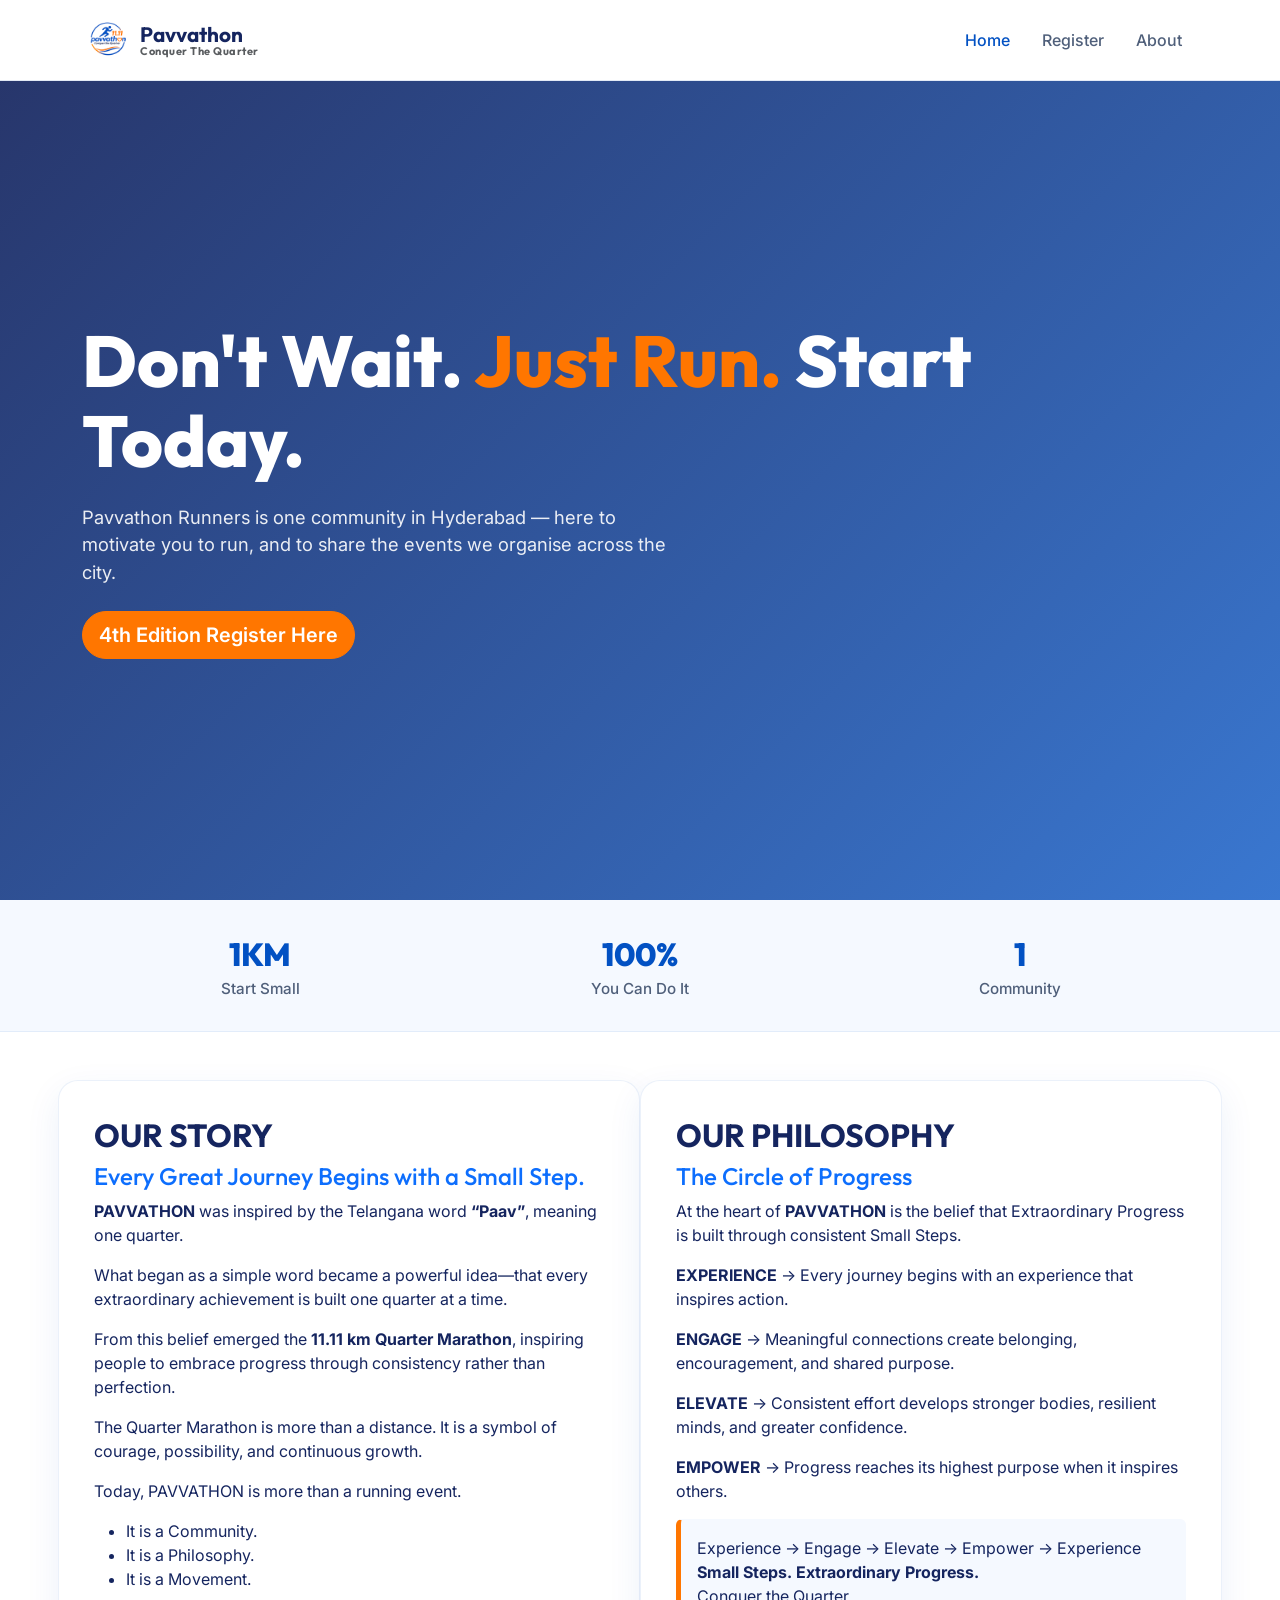
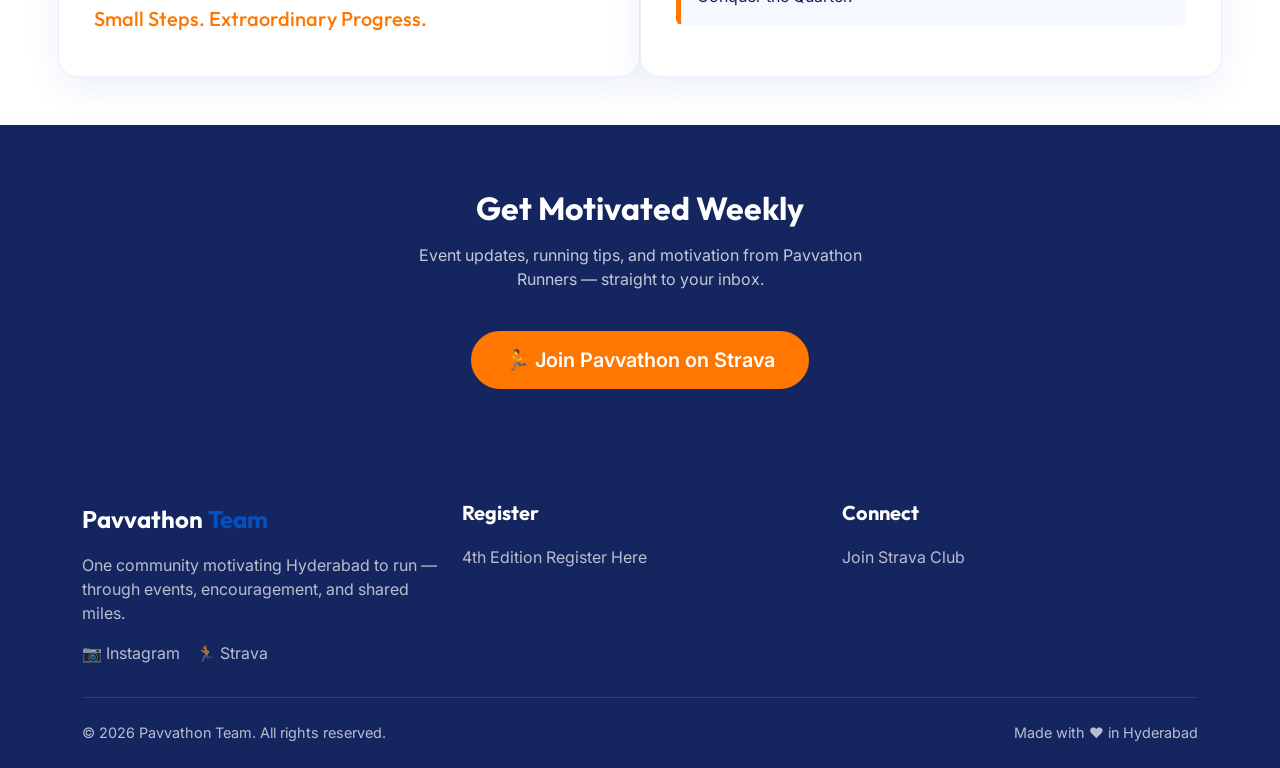
<file: index.html>
<!DOCTYPE html>

<html lang="en">
<head>
<meta charset="utf-8"/>
<meta content="width=device-width, initial-scale=1.0, viewport-fit=cover" name="viewport"/>
<!-- Primary SEO -->
<title>Pavvathon Team — Motivating Hyderabad to Run</title>
<meta content="Pavvathon Runners is one running community in Hyderabad. We motivate people to run and post free community events across the city. Join us — all paces welcome." name="description"/>
<meta content="Pavvathon Runners, running Hyderabad, Hyderabad running events, free running events, running community Telangana, marathon training Hyderabad, fun run Hyderabad, KBR park run" name="keywords"/>
<meta content="Pavvathon Runners" name="author"/>
<meta content="index, follow, max-image-preview:large, max-snippet:-1, max-video-preview:-1" name="robots"/>
<meta content="index, follow" name="googlebot"/>
<link href="https://Pavvathonrunners.in/" rel="canonical"/>
<!-- Local / Geo -->
<meta content="IN-TG" name="geo.region"/>
<meta content="Hyderabad, Telangana, India" name="geo.placename"/>
<meta content="English" name="language"/>
<!-- Open Graph -->
<meta content="website" property="og:type"/>
<meta content="Pavvathon Runners" property="og:site_name"/>
<meta content="Pavvathon Runners — Motivating Hyderabad to Run" property="og:title"/>
<meta content="One running community in Hyderabad. Free events, all paces welcome. Don't Wait. Just Run. Start Today." property="og:description"/>
<meta content="https://Pavvathonrunners.in/" property="og:url"/>
<meta content="https://images.unsplash.com/photo-1476480862126-209bfaa8edc8?w=1200&amp;h=630&amp;fit=crop&amp;q=80" property="og:image"/>
<meta content="1200" property="og:image:width"/>
<meta content="630" property="og:image:height"/>
<meta content="Runners on a trail — Pavvathon Runners Hyderabad" property="og:image:alt"/>
<meta content="en_IN" property="og:locale"/>
<!-- Twitter Card -->
<meta content="summary_large_image" name="twitter:card"/>
<meta content="Pavvathon Runners — Motivating Hyderabad to Run" name="twitter:title"/>
<meta content="One running community in Hyderabad. Free events, all paces welcome. Don't Wait. Just Run." name="twitter:description"/>
<meta content="https://images.unsplash.com/photo-1476480862126-209bfaa8edc8?w=1200&amp;h=630&amp;fit=crop&amp;q=80" name="twitter:image"/>
<meta content="Runners on a trail — Pavvathon Runners Hyderabad" name="twitter:image:alt"/>
<!-- PWA -->
<meta content="#e8552d" name="theme-color"/>
<meta content="light" name="color-scheme"/>
<meta content="yes" name="mobile-web-app-capable"/>
<meta content="yes" name="apple-mobile-web-app-capable"/>
<meta content="default" name="apple-mobile-web-app-status-bar-style"/>
<meta content="Pavvathon" name="apple-mobile-web-app-title"/>
<meta content="Pavvathon Runners" name="application-name"/>
<meta content="telephone=no" name="format-detection"/>
<meta content="#e8552d" name="msapplication-TileColor"/>
<meta content="browserconfig.xml" name="msapplication-config"/>
<link href="manifest.webmanifest" rel="manifest"/>
<link href="icons/icon.svg" rel="icon" type="image/svg+xml"/>
<link href="icons/icon-192.png" rel="icon" sizes="192x192" type="image/png"/>
<link href="icons/apple-touch-icon.png" rel="apple-touch-icon" sizes="180x180"/>
<link href="https://cdn.jsdelivr.net/npm/bootstrap@5.3.3/dist/css/bootstrap.min.css" rel="stylesheet"/>
<link href="https://fonts.googleapis.com/css2?family=Inter:wght@400;500;600&amp;family=Outfit:wght@600;700;800&amp;display=swap" rel="stylesheet"/>
<link href="css/style.css" rel="stylesheet"/>
<script type="application/ld+json">
  {
    "@context": "https://schema.org",
    "@graph": [
      {
        "@type": "Organization",
        "@id": "https://Pavvathonrunners.in/#organization",
        "name": "Pavvathon Runners",
        "url": "https://Pavvathonrunners.in/",
        "logo": "https://Pavvathonrunners.in/icons/icon-512.png",
        "description": "One running community in Hyderabad motivating people to run through free events across the city.",
        "email": "contact@Pavvathonrunners.in",
        "sameAs": ["https://instagram.com/Pavvathonrunners"],
        "areaServed": {
          "@type": "City",
          "name": "Hyderabad",
          "containedInPlace": { "@type": "State", "name": "Telangana" }
        }
      },
      {
        "@type": "WebSite",
        "@id": "https://Pavvathonrunners.in/#website",
        "url": "https://Pavvathonrunners.in/",
        "name": "Pavvathon Runners",
        "description": "Motivating Hyderabad to run — events, community, and encouragement.",
        "publisher": { "@id": "https://Pavvathonrunners.in/#organization" },
        "inLanguage": "en-IN"
      },
      {
        "@type": "SportsOrganization",
        "name": "Pavvathon Runners",
        "sport": "Running",
        "location": {
          "@type": "Place",
          "name": "Hyderabad",
          "address": { "@type": "PostalAddress", "addressLocality": "Hyderabad", "addressRegion": "Telangana", "addressCountry": "IN" }
        }
      }
    ]
  }
  </script>
</head>
<body>
<nav class="navbar navbar-expand-lg navbar-light site-navbar fixed-top">
<div class="container">
<!-- Logo + Name + Tagline -->
<a class="navbar-brand d-flex align-items-center" href="index.html">
<img alt="Pavvathon Logo" class="me-2" height="50" src="images/logo-512.png" width="50"/>
<div>
<div class="fw-bold">
          Pavvathon<span class="text-primary"></span>
</div>
<small class="text-muted d-block">
          Conquer The Quarter
        </small>
</div>
</a>
<button class="navbar-toggler" data-bs-target="#mainNav" data-bs-toggle="collapse" type="button">
<span class="navbar-toggler-icon"></span>
</button>
<div class="collapse navbar-collapse" id="mainNav">
    <ul class="navbar-nav ms-auto">

        <li class="nav-item">
            <a class="nav-link active" href="index.html">Home</a>
        </li>

        <li class="nav-item">
            <a class="nav-link" href="register4.html">Register</a>
        </li>

        <li class="nav-item">
            <a class="nav-link" href="about.html">About</a>
        </li>

    </ul>
</div>

</div>
</nav>
<main>
<section class="hero-section">
<div class="container py-5">
<h1 class="hero-title mb-4">
          Don't Wait. <span class="highlight">Just Run.</span> Start Today.
        </h1>
<p class="hero-subtitle mb-4">
          Pavvathon Runners is one community in Hyderabad — here to motivate you to run, and to share the events we organise across the city.
        </p>
<div class="hero-cta-group"><a class="btn btn-accent-br btn-lg" href="register4.html">4th Edition Register Here</a></div>
</div>
</section>
<section class="stats-section" style="padding:30px 0;background:#F5F9FF;">
<div class="container">
<div class="row text-center">
<div class="col-md-4 mb-4 mb-md-0">
<div class="stat-number" style="font-size:2rem;color:#0251C3;">1KM</div>
<div class="stat-label" style="font-size:.95rem;">Start Small</div>
</div>
<div class="col-md-4 mb-4 mb-md-0">
<div class="stat-number" style="font-size:2rem;color:#0251C3;">100%</div>
<div class="stat-label" style="font-size:.95rem;">You Can Do It</div>
</div>
<div class="col-md-4">
<div class="stat-number" style="font-size:2rem;color:#0251C3;">1</div>
<div class="stat-label" style="font-size:.95rem;">Community</div>
</div>
</div>
</div>
</section>

<section class="py-5 bg-white">
<div class="container">
<div class="row g-5">

<div class="col-lg-6" style="background:#fff;border:1px solid rgba(2,81,195,.08);border-radius:20px;padding:35px;box-shadow:0 12px 35px rgba(2,81,195,.08);">
<h2 class="section-title">OUR STORY</h2>
<h4 class="text-primary">Every Great Journey Begins with a Small Step.</h4>
<p><strong>PAVVATHON</strong> was inspired by the Telangana word <b>“Paav”</b>, meaning one quarter.</p>
<p>What began as a simple word became a powerful idea—that every extraordinary achievement is built one quarter at a time.</p>
<p>From this belief emerged the <strong>11.11 km Quarter Marathon</strong>, inspiring people to embrace progress through consistency rather than perfection.</p>
<p>The Quarter Marathon is more than a distance. It is a symbol of courage, possibility, and continuous growth.</p>
<p>Today, PAVVATHON is more than a running event.</p>
<ul><li>It is a Community.</li><li>It is a Philosophy.</li><li>It is a Movement.</li></ul>
<h5 style="color:#FF7600;">Small Steps. Extraordinary Progress.</h5>
</div>

<div class="col-lg-6" style="background:#fff;border:1px solid rgba(2,81,195,.08);border-radius:20px;padding:35px;box-shadow:0 12px 35px rgba(2,81,195,.08);">
<h2 class="section-title">OUR PHILOSOPHY</h2>
<h4 class="text-primary">The Circle of Progress</h4>
<p>At the heart of <strong>PAVVATHON</strong> is the belief that Extraordinary Progress is built through consistent Small Steps.</p>
<p><strong>EXPERIENCE</strong> → Every journey begins with an experience that inspires action.</p>
<p><strong>ENGAGE</strong> → Meaningful connections create belonging, encouragement, and shared purpose.</p>
<p><strong>ELEVATE</strong> → Consistent effort develops stronger bodies, resilient minds, and greater confidence.</p>
<p><strong>EMPOWER</strong> → Progress reaches its highest purpose when it inspires others.</p>
<div class="alert" style="background:#F5F9FF;border-left:5px solid #FF7600;">Experience → Engage → Elevate → Empower → Experience<br/><b>Small Steps. Extraordinary Progress.</b><br/>Conquer the Quarter.</div>
</div>

</div>
</div>
</section>
<section class="newsletter-section" id="newsletter">
<div class="container text-center">
<h2 class="section-title text-white mb-3">Get Motivated Weekly</h2>
<p class="mb-4 opacity-75 mx-auto" style="max-width:500px">Event updates, running tips, and motivation from Pavvathon Runners — straight to your inbox.</p>
<a class="btn btn-lg mt-3"
   href="https://www.strava.com/clubs/pavvathon"
   target="_blank"
   style="
      background:#FF7600;
      color:#FFFFFF;
      border:2px solid #FF7600;
      border-radius:50px;
      padding:12px 32px;
      font-weight:600;
      transition:.3s;">
    🏃 Join Pavvathon on Strava
</a>
</div>
</section>
</main>
<footer class="site-footer">
<div class="container">
<div class="row g-4">
<div class="col-lg-4">
<div class="footer-logo mb-3">Pavvathon<span> Team</span></div>
<p>One community motivating Hyderabad to run — through events, encouragement, and shared miles.</p>
<div class="mt-3"><a class="d-inline me-3" href="https://www.instagram.com/pavvathon" >📷 Instagram</a><a class="d-inline" href="https://www.strava.com/clubs/" target="_blank">🏃 Strava</a></div>
</div>
<div class="col-6 col-lg-4"><h5>Register</h5><a href="#">4th Edition Register Here</a></div>
<div class="col-6 col-lg-4"><h5>Connect</h5><a href="https://www.strava.com/clubs/pavvathon">Join Strava Club</a></div>
</div>
<div class="footer-bottom d-flex justify-content-between flex-wrap gap-2">
<p class="mb-0">© 2026 Pavvathon Team. All rights reserved.</p>
<p class="mb-0">Made with ❤️ in Hyderabad</p>
</div>
</div>
</footer>
<script src="https://cdn.jsdelivr.net/npm/bootstrap@5.3.3/dist/js/bootstrap.bundle.min.js"></script>
<script src="js/main.js"></script>
</body>
</html>
</file>
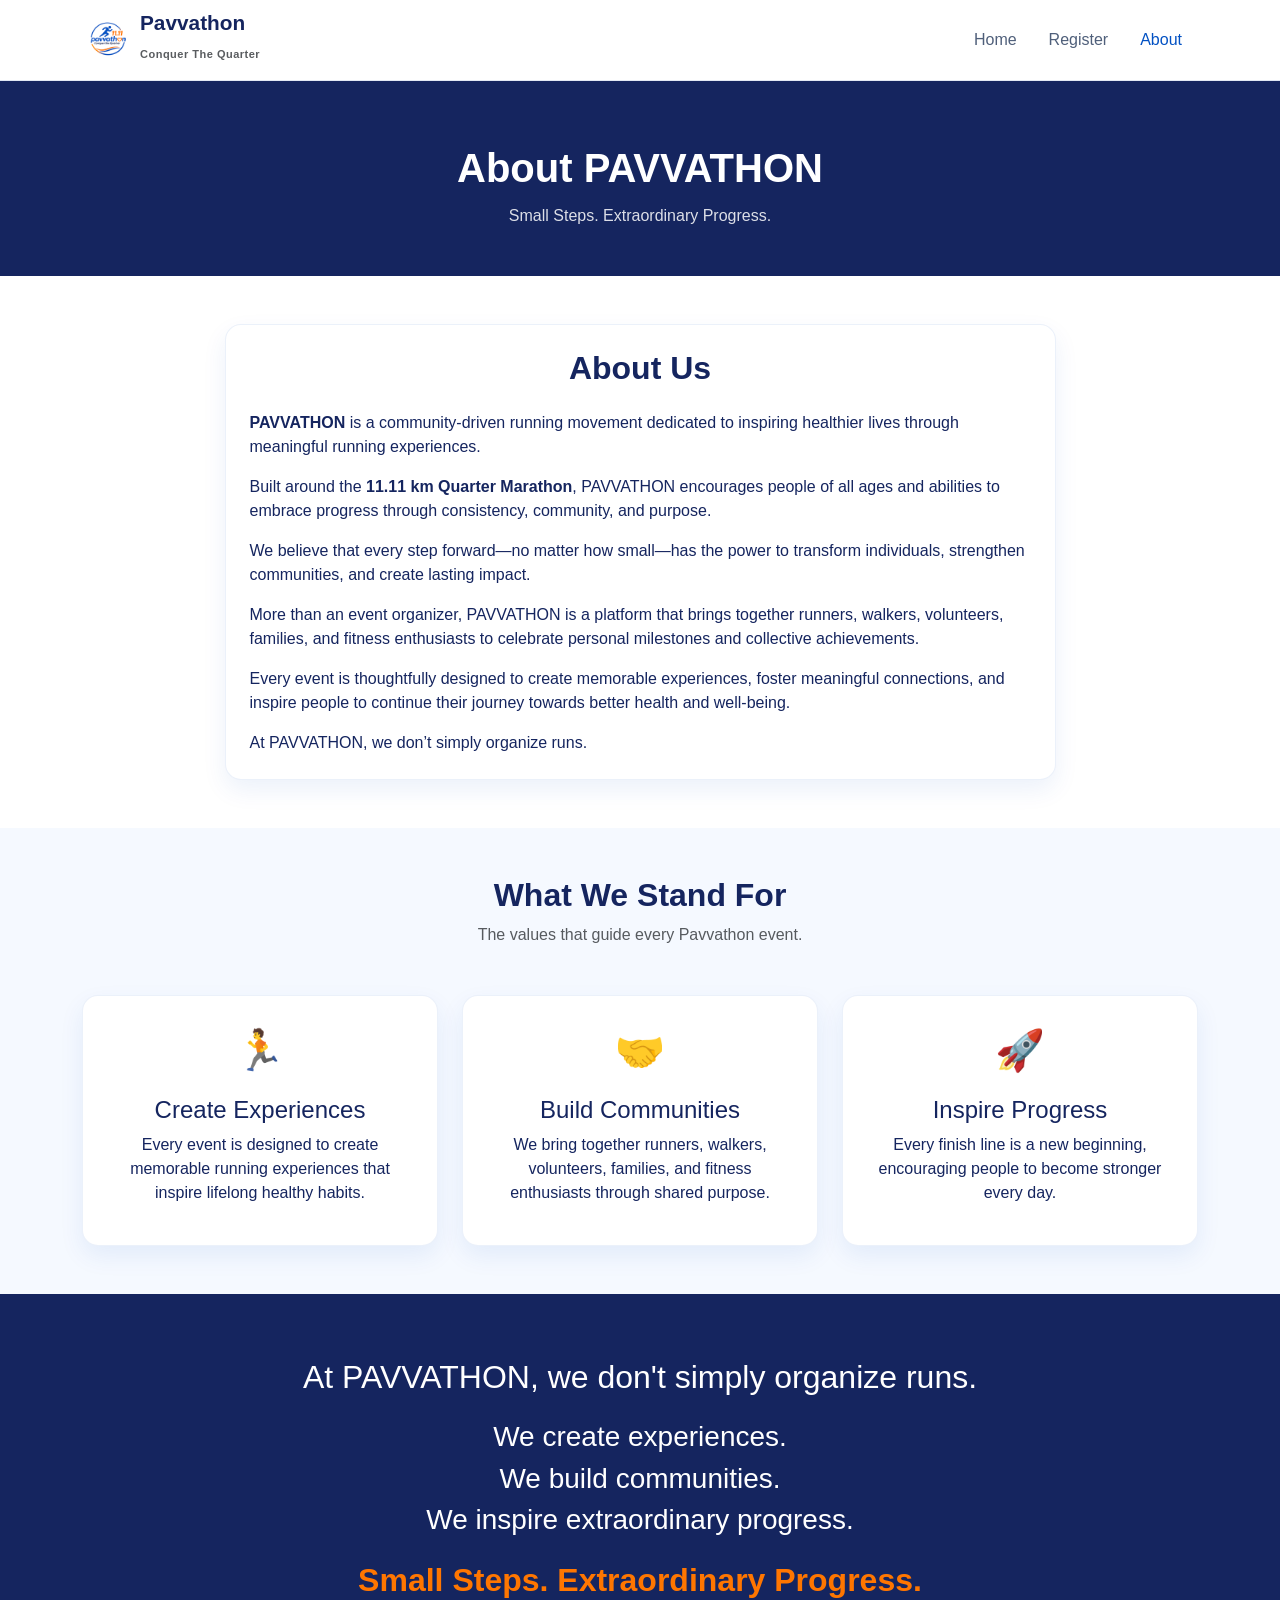
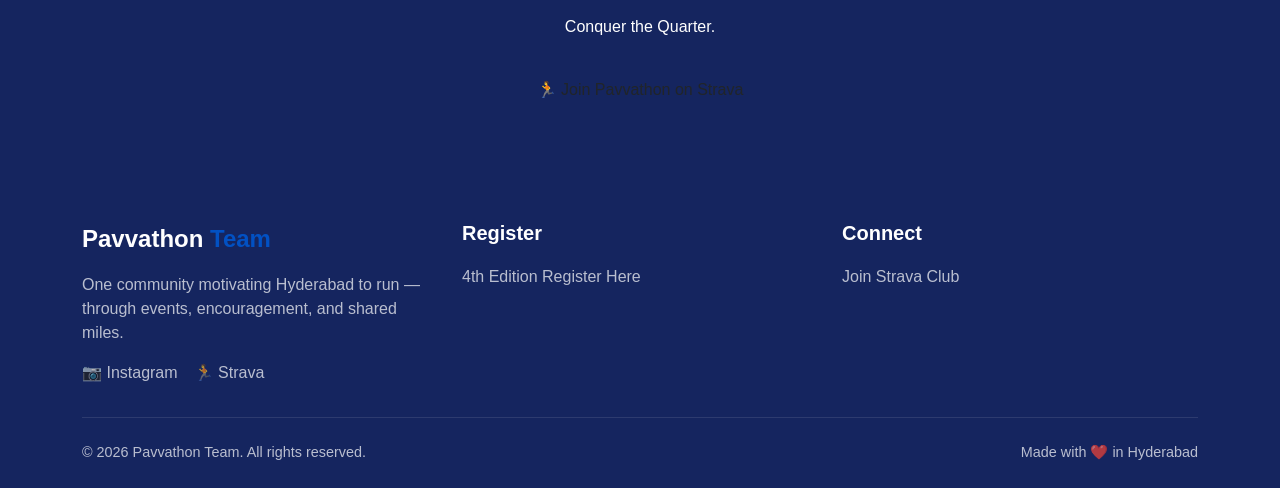
<file: about.html>
<!DOCTYPE html>
<html lang="en">
<head>
<meta charset="UTF-8">
<meta name="viewport" content="width=device-width, initial-scale=1.0">
<title>About Us | Pavvathon</title>

<link href="https://cdn.jsdelivr.net/npm/bootstrap@5.3.3/dist/css/bootstrap.min.css" rel="stylesheet">
<link href="css/style.css" rel="stylesheet">
</head>

<body>

<nav class="navbar navbar-expand-lg navbar-light site-navbar fixed-top">
<div class="container">

<a class="navbar-brand d-flex align-items-center" href="index.html">
<img src="images/logo-512.png" width="50" height="50" class="me-2">
<div>
<div class="fw-bold">Pavvathon</div>
<small class="text-muted">Conquer The Quarter</small>
</div>
</a>

<button class="navbar-toggler" data-bs-toggle="collapse" data-bs-target="#mainNav">
<span class="navbar-toggler-icon"></span>
</button>

<div class="collapse navbar-collapse" id="mainNav">
<ul class="navbar-nav ms-auto">
<li class="nav-item"><a class="nav-link" href="index.html">Home</a></li>
<li class="nav-item"><a class="nav-link" href="register.html">Register</a></li>
<li class="nav-item"><a class="nav-link active" href="about.html">About</a></li>
</ul>
</div>

</div>
</nav>

<main>

<div class="page-header">
<div class="container text-center">
<h1>About PAVVATHON</h1>
<p>Small Steps. Extraordinary Progress.</p>
</div>
</div>

<section class="py-5 bg-white">
<div class="container">
<div class="row justify-content-center">
<div class="col-lg-9">

<div class="br-card">

<h2 class="section-title text-center mb-4">
About Us
</h2>

<p><strong>PAVVATHON</strong> is a community-driven running movement dedicated to inspiring healthier lives through meaningful running experiences.</p>

<p>Built around the <strong>11.11 km Quarter Marathon</strong>, PAVVATHON encourages people of all ages and abilities to embrace progress through consistency, community, and purpose.</p>

<p>We believe that every step forward—no matter how small—has the power to transform individuals, strengthen communities, and create lasting impact.</p>

<p>More than an event organizer, PAVVATHON is a platform that brings together runners, walkers, volunteers, families, and fitness enthusiasts to celebrate personal milestones and collective achievements.</p>

<p>Every event is thoughtfully designed to create memorable experiences, foster meaningful connections, and inspire people to continue their journey towards better health and well-being.</p>

<p class="mb-0">At PAVVATHON, we don’t simply organize runs.</p>

</div>

</div>
</div>
</div>
</section>

<section class="py-5" style="background:#F5F9FF;">
<div class="container">

<div class="text-center mb-5">
<h2 class="section-title">What We Stand For</h2>
<p class="text-muted">The values that guide every Pavvathon event.</p>
</div>

<div class="row g-4">

<div class="col-md-4">
<div class="br-card text-center h-100">
<div class="mission-icon">🏃</div>
<h4>Create Experiences</h4>
<p>Every event is designed to create memorable running experiences that inspire lifelong healthy habits.</p>
</div>
</div>

<div class="col-md-4">
<div class="br-card text-center h-100">
<div class="mission-icon">🤝</div>
<h4>Build Communities</h4>
<p>We bring together runners, walkers, volunteers, families, and fitness enthusiasts through shared purpose.</p>
</div>
</div>

<div class="col-md-4">
<div class="br-card text-center h-100">
<div class="mission-icon">🚀</div>
<h4>Inspire Progress</h4>
<p>Every finish line is a new beginning, encouraging people to become stronger every day.</p>
</div>
</div>

</div>

</div>
</section>

<section class="newsletter-section">
<div class="container text-center">

<h2 class="text-white mb-4">
At PAVVATHON, we don't simply organize runs.
</h2>

<h3 class="text-white">We create experiences.</h3>
<h3 class="text-white">We build communities.</h3>
<h3 class="text-white mb-4">We inspire extraordinary progress.</h3>

<h2 style="color:#FF7600;font-weight:800;">
Small Steps. Extraordinary Progress.
</h2>

<p class="text-white mt-3">Conquer the Quarter.</p>

<a href="https://www.strava.com/clubs/pavvathon" target="_blank" class="btn btn-strava mt-3">
🏃 Join Pavvathon on Strava
</a>

</div>
</section>

</main>
<footer class="site-footer">
<div class="container">
<div class="row g-4">
<div class="col-lg-4">
<div class="footer-logo mb-3">Pavvathon<span> Team</span></div>
<p>One community motivating Hyderabad to run — through events, encouragement, and shared miles.</p>
<div class="mt-3"><a class="d-inline me-3" href="https://www.instagram.com/pavvathon" >📷 Instagram</a><a class="d-inline" href="https://www.strava.com/clubs/" target="_blank">🏃 Strava</a></div>
</div>
<div class="col-6 col-lg-4"><h5>Register</h5><a href="#">4th Edition Register Here</a></div>
<div class="col-6 col-lg-4"><h5>Connect</h5><a href="https://www.strava.com/clubs/pavvathon">Join Strava Club</a></div>
</div>
<div class="footer-bottom d-flex justify-content-between flex-wrap gap-2">
<p class="mb-0">© 2026 Pavvathon Team. All rights reserved.</p>
<p class="mb-0">Made with ❤️ in Hyderabad</p>
</div>
</div>
</footer>

<script src="https://cdn.jsdelivr.net/npm/bootstrap@5.3.3/dist/js/bootstrap.bundle.min.js"></script>
</body>
</html>
</file>
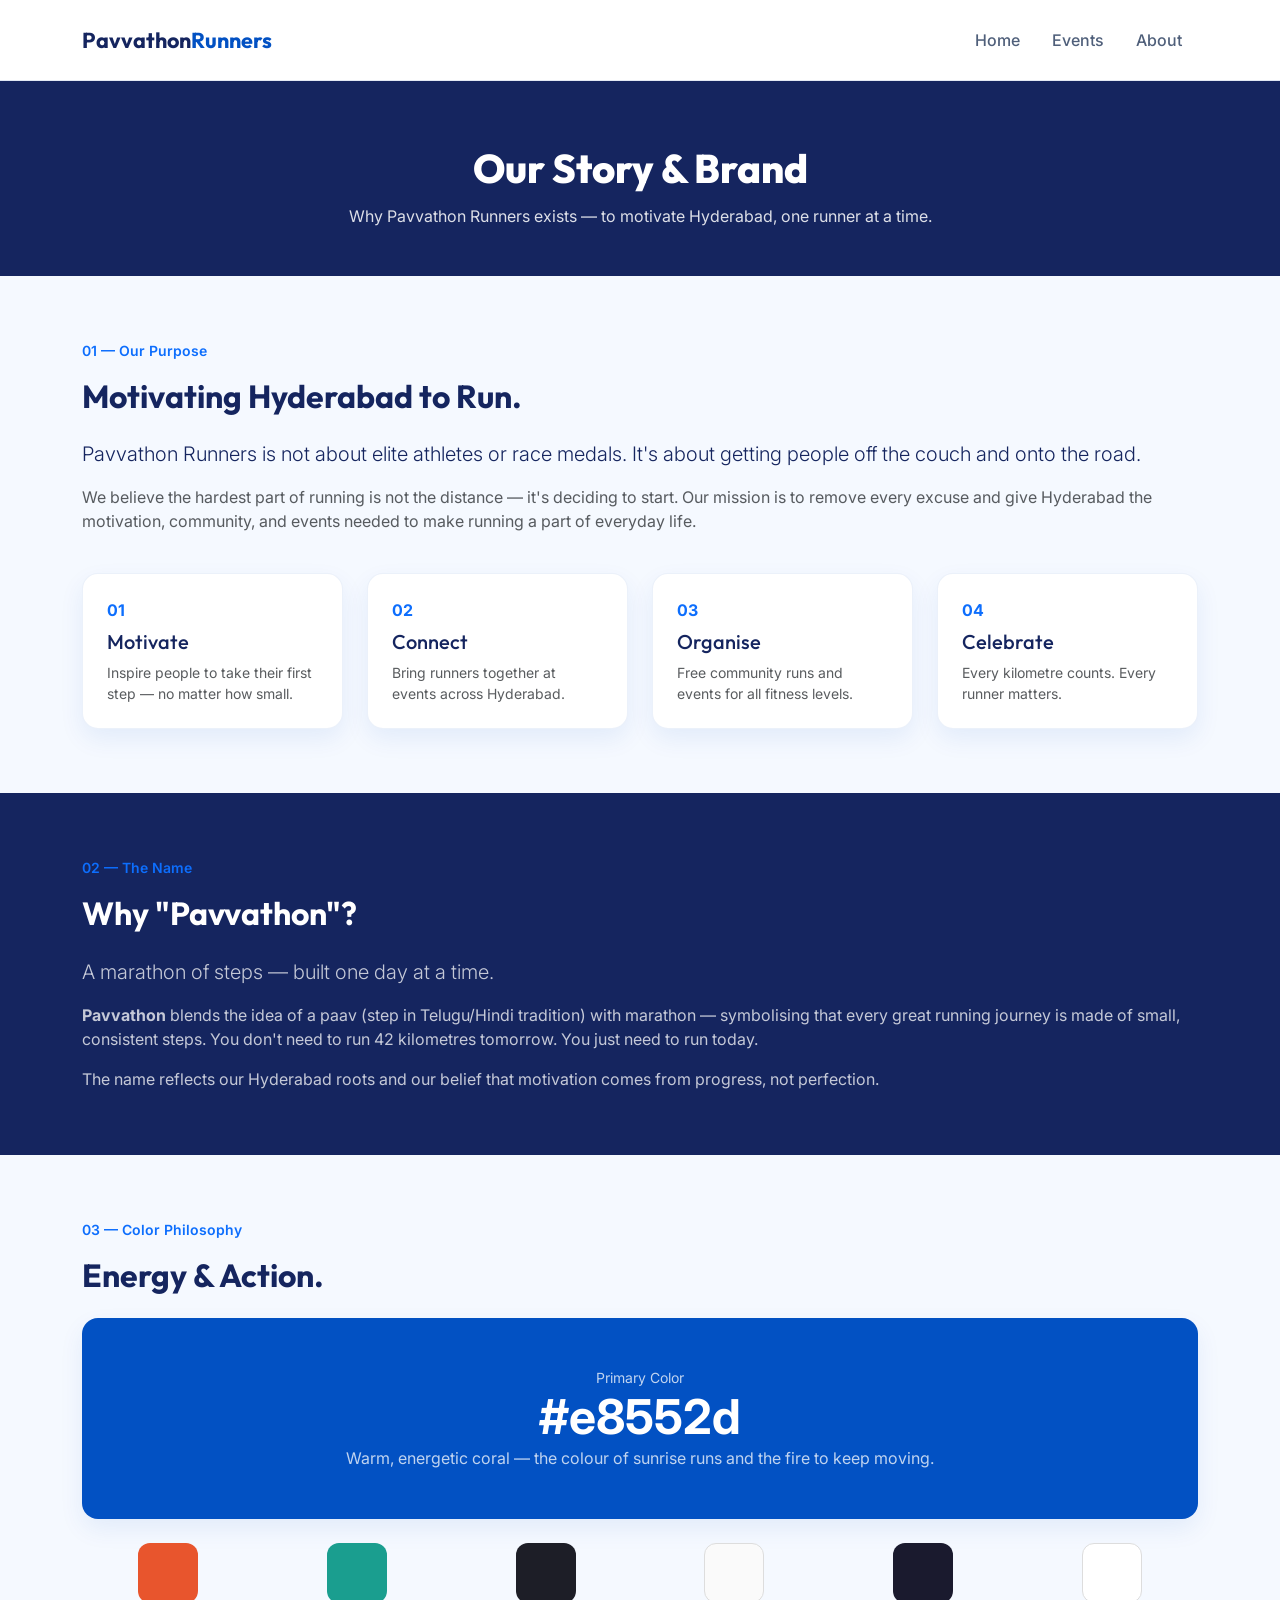
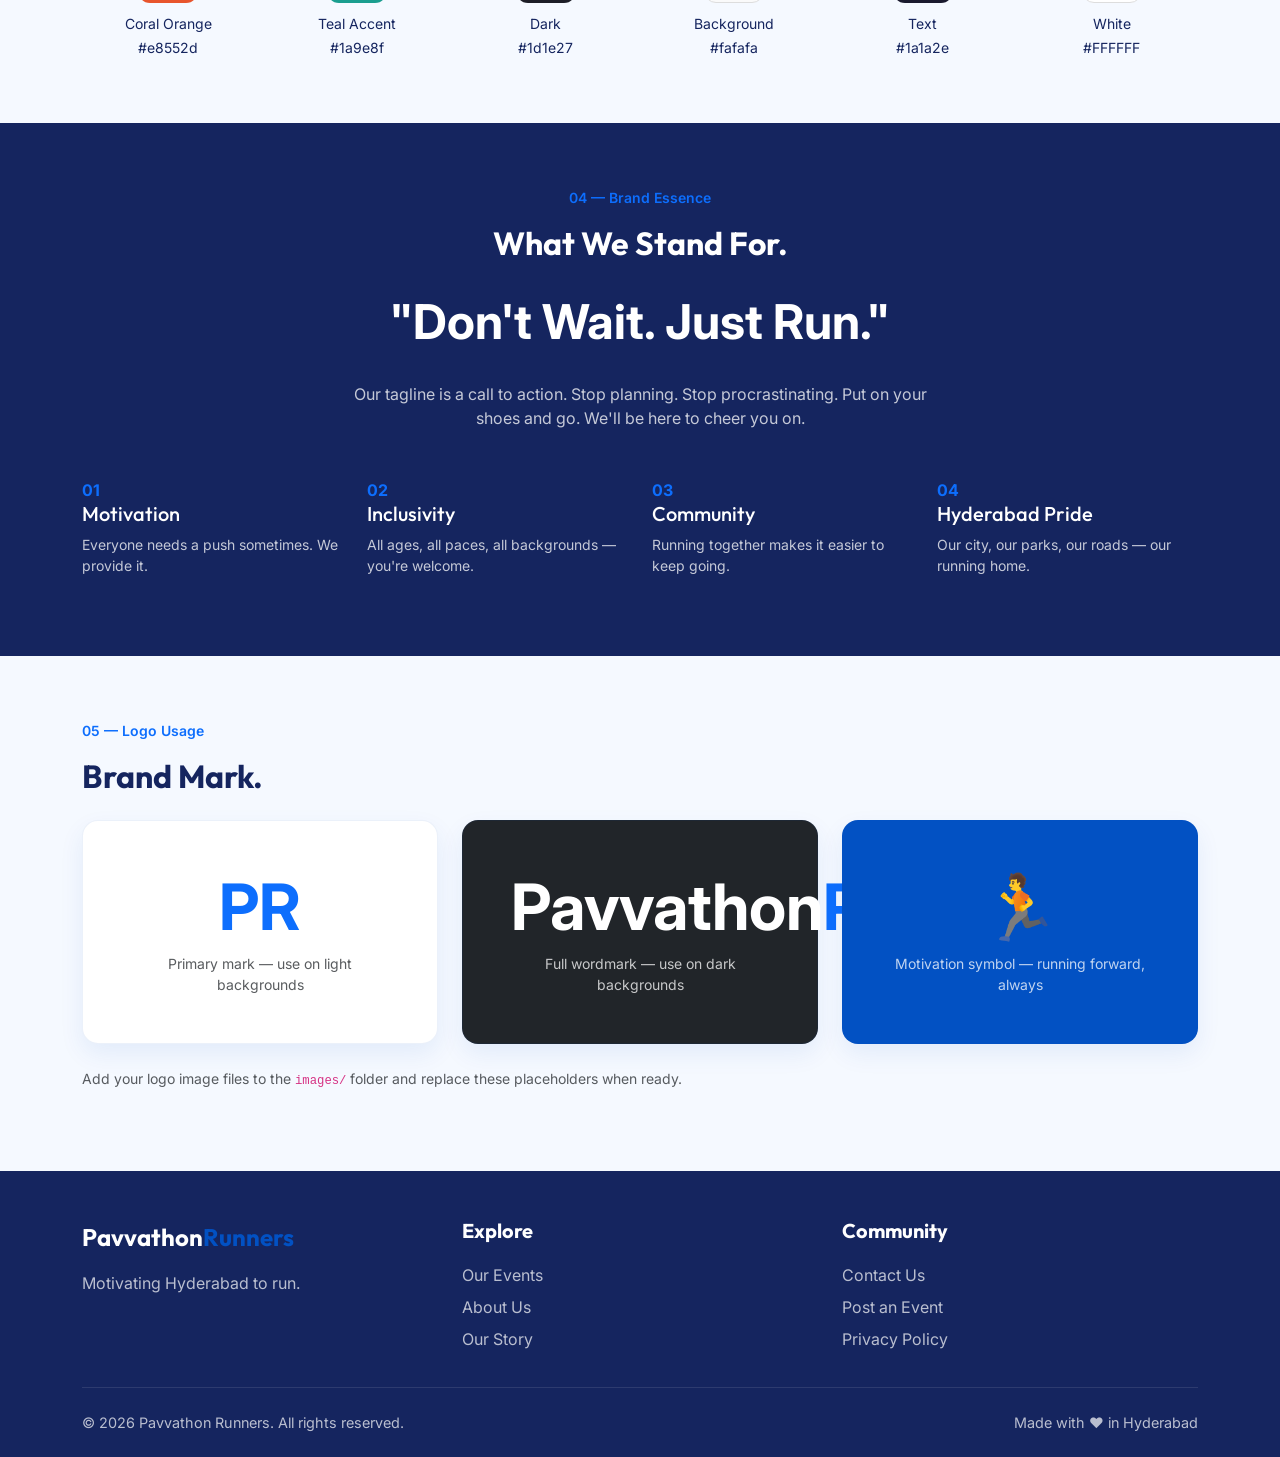
<file: brand.html>
<!DOCTYPE html>
<html lang="en">
<head>
  <meta charset="UTF-8">
  <meta name="viewport" content="width=device-width, initial-scale=1.0, viewport-fit=cover">

  <title>Our Story & Brand | Pavvathon Runners</title>
  <meta name="description" content="The Pavvathon Runners brand story — our tagline Don't Wait. Just Run., brand colours, and the mission behind Hyderabad's running community.">
  <meta name="keywords" content="Pavvathon Runners brand, running community brand Hyderabad, Don't Wait Just Run, Pavvathon story">
  <meta name="author" content="Pavvathon Runners">
  <meta name="robots" content="index, follow">
  <meta name="googlebot" content="index, follow">
  <link rel="canonical" href="https://Pavvathonrunners.in/brand.html">

  <meta property="og:type" content="website">
  <meta property="og:site_name" content="Pavvathon Runners">
  <meta property="og:title" content="Our Story & Brand | Pavvathon Runners">
  <meta property="og:description" content="Don't Wait. Just Run. Discover the Pavvathon Runners brand and story.">
  <meta property="og:url" content="https://Pavvathonrunners.in/brand.html">
  <meta property="og:image" content="https://images.unsplash.com/photo-1476480862126-209bfaa8edc8?w=1200&h=630&fit=crop&q=80">
  <meta property="og:locale" content="en_IN">

  <meta name="twitter:card" content="summary_large_image">
  <meta name="twitter:title" content="Our Story & Brand | Pavvathon Runners">
  <meta name="twitter:description" content="Don't Wait. Just Run. The Pavvathon Runners brand story.">
  <meta name="twitter:image" content="https://images.unsplash.com/photo-1476480862126-209bfaa8edc8?w=1200&h=630&fit=crop&q=80">

  <meta name="theme-color" content="#e8552d">
  <meta name="mobile-web-app-capable" content="yes">
  <meta name="apple-mobile-web-app-capable" content="yes">
  <meta name="apple-mobile-web-app-title" content="Pavvathon">
  <meta name="application-name" content="Pavvathon Runners">
  <meta name="msapplication-TileColor" content="#e8552d">
  <meta name="msapplication-config" content="browserconfig.xml">
  <link rel="manifest" href="manifest.webmanifest">
  <link rel="icon" href="icons/icon.svg" type="image/svg+xml">
  <link rel="icon" href="icons/icon-192.png" type="image/png" sizes="192x192">
  <link rel="apple-touch-icon" href="icons/apple-touch-icon.png" sizes="180x180">

  <link href="https://cdn.jsdelivr.net/npm/bootstrap@5.3.3/dist/css/bootstrap.min.css" rel="stylesheet">
  <link href="https://fonts.googleapis.com/css2?family=Inter:wght@400;500;600&family=Outfit:wght@600;700;800&display=swap" rel="stylesheet">
  <link href="css/style.css" rel="stylesheet">

  <script type="application/ld+json">
  {
    "@context": "https://schema.org",
    "@type": "BreadcrumbList",
    "itemListElement": [
      { "@type": "ListItem", "position": 1, "name": "Home", "item": "https://Pavvathonrunners.in/" },
      { "@type": "ListItem", "position": 2, "name": "Our Story", "item": "https://Pavvathonrunners.in/brand.html" }
    ]
  }
  </script>
</head>
<body>

  <nav class="navbar navbar-expand-lg navbar-light site-navbar fixed-top">
    <div class="container">
      <a class="navbar-brand" href="index.html">Pavvathon<span>Runners</span></a>
      <button class="navbar-toggler" type="button" data-bs-toggle="collapse" data-bs-target="#mainNav">
        <span class="navbar-toggler-icon"></span>
      </button>
      <div class="collapse navbar-collapse" id="mainNav">
        <ul class="navbar-nav ms-auto">
          <li class="nav-item"><a class="nav-link" href="index.html">Home</a></li>
          <li class="nav-item"><a class="nav-link" href="events.html">Events</a></li>
          <li class="nav-item"><a class="nav-link" href="about.html">About</a></li>
        </ul>
      </div>
    </div>
  </nav>

  <main>
    <div class="page-header">
      <div class="container">
        <h1>Our Story & Brand</h1>
        <p>Why Pavvathon Runners exists — to motivate Hyderabad, one runner at a time.</p>
      </div>
    </div>

    <section class="brand-section">
      <div class="container">
        <p class="text-primary fw-semibold small">01 — Our Purpose</p>
        <h2 class="section-title mb-4">Motivating Hyderabad to Run.</h2>
        <p class="lead">Pavvathon Runners is not about elite athletes or race medals. It's about getting people off the couch and onto the road.</p>
        <p class="text-muted">We believe the hardest part of running is not the distance — it's deciding to start. Our mission is to remove every excuse and give Hyderabad the motivation, community, and events needed to make running a part of everyday life.</p>
        <div class="row g-4 mt-3">
          <div class="col-md-6 col-lg-3">
            <div class="br-card h-100">
              <div class="text-primary fw-bold mb-2">01</div>
              <h5>Motivate</h5>
              <p class="text-muted small mb-0">Inspire people to take their first step — no matter how small.</p>
            </div>
          </div>
          <div class="col-md-6 col-lg-3">
            <div class="br-card h-100">
              <div class="text-primary fw-bold mb-2">02</div>
              <h5>Connect</h5>
              <p class="text-muted small mb-0">Bring runners together at events across Hyderabad.</p>
            </div>
          </div>
          <div class="col-md-6 col-lg-3">
            <div class="br-card h-100">
              <div class="text-primary fw-bold mb-2">03</div>
              <h5>Organise</h5>
              <p class="text-muted small mb-0">Free community runs and events for all fitness levels.</p>
            </div>
          </div>
          <div class="col-md-6 col-lg-3">
            <div class="br-card h-100">
              <div class="text-primary fw-bold mb-2">04</div>
              <h5>Celebrate</h5>
              <p class="text-muted small mb-0">Every kilometre counts. Every runner matters.</p>
            </div>
          </div>
        </div>
      </div>
    </section>

    <section class="brand-section brand-dark-section">
      <div class="container">
        <p class="text-primary fw-semibold small">02 — The Name</p>
        <h2 class="section-title text-white mb-4">Why "Pavvathon"?</h2>
        <p class="opacity-75 lead">A marathon of steps — built one day at a time.</p>
        <p class="opacity-75"><strong>Pavvathon</strong> blends the idea of a paav (step in Telugu/Hindi tradition) with marathon — symbolising that every great running journey is made of small, consistent steps. You don't need to run 42 kilometres tomorrow. You just need to run today.</p>
        <p class="opacity-75 mb-0">The name reflects our Hyderabad roots and our belief that motivation comes from progress, not perfection.</p>
      </div>
    </section>

    <section class="brand-section">
      <div class="container">
        <p class="text-primary fw-semibold small">03 — Color Philosophy</p>
        <h2 class="section-title mb-4">Energy & Action.</h2>
        <div class="br-card text-center p-5 mb-4" style="background:var(--color-primary);color:#fff">
          <div class="small opacity-75">Primary Color</div>
          <div class="display-3 fw-bold brand-color-hex">#e8552d</div>
          <p class="mb-0 opacity-75">Warm, energetic coral — the colour of sunrise runs and the fire to keep moving.</p>
        </div>
        <div class="row g-3">
          <div class="col-6 col-md-4 col-lg-2 text-center">
            <div class="color-swatch mx-auto" style="background:#e8552d"></div>
            <small>Coral Orange<br>#e8552d</small>
          </div>
          <div class="col-6 col-md-4 col-lg-2 text-center">
            <div class="color-swatch mx-auto" style="background:#1a9e8f"></div>
            <small>Teal Accent<br>#1a9e8f</small>
          </div>
          <div class="col-6 col-md-4 col-lg-2 text-center">
            <div class="color-swatch mx-auto" style="background:#1d1e27"></div>
            <small>Dark<br>#1d1e27</small>
          </div>
          <div class="col-6 col-md-4 col-lg-2 text-center">
            <div class="color-swatch mx-auto" style="background:#fafafa;border:1px solid #ddd"></div>
            <small>Background<br>#fafafa</small>
          </div>
          <div class="col-6 col-md-4 col-lg-2 text-center">
            <div class="color-swatch mx-auto" style="background:#1a1a2e"></div>
            <small>Text<br>#1a1a2e</small>
          </div>
          <div class="col-6 col-md-4 col-lg-2 text-center">
            <div class="color-swatch mx-auto" style="background:#FFFFFF;border:1px solid #ddd"></div>
            <small>White<br>#FFFFFF</small>
          </div>
        </div>
      </div>
    </section>

    <section class="brand-section brand-dark-section">
      <div class="container text-center">
        <p class="text-primary fw-semibold small">04 — Brand Essence</p>
        <h2 class="section-title text-white mb-4">What We Stand For.</h2>
        <blockquote class="brand-quote fw-bold text-white mb-4">"Don't Wait. Just Run."</blockquote>
        <p class="opacity-75 mx-auto mb-5" style="max-width:600px">Our tagline is a call to action. Stop planning. Stop procrastinating. Put on your shoes and go. We'll be here to cheer you on.</p>
        <div class="row g-4 text-start">
          <div class="col-md-6 col-lg-3">
            <div class="text-primary fw-bold">01</div>
            <h5 class="text-white">Motivation</h5>
            <p class="opacity-75 small">Everyone needs a push sometimes. We provide it.</p>
          </div>
          <div class="col-md-6 col-lg-3">
            <div class="text-primary fw-bold">02</div>
            <h5 class="text-white">Inclusivity</h5>
            <p class="opacity-75 small">All ages, all paces, all backgrounds — you're welcome.</p>
          </div>
          <div class="col-md-6 col-lg-3">
            <div class="text-primary fw-bold">03</div>
            <h5 class="text-white">Community</h5>
            <p class="opacity-75 small">Running together makes it easier to keep going.</p>
          </div>
          <div class="col-md-6 col-lg-3">
            <div class="text-primary fw-bold">04</div>
            <h5 class="text-white">Hyderabad Pride</h5>
            <p class="opacity-75 small">Our city, our parks, our roads — our running home.</p>
          </div>
        </div>
      </div>
    </section>

    <section class="brand-section">
      <div class="container">
        <p class="text-primary fw-semibold small">05 — Logo Usage</p>
        <h2 class="section-title mb-4">Brand Mark.</h2>
        <div class="row g-4">
          <div class="col-md-4">
            <div class="br-card text-center p-5 h-100">
              <div class="display-3 fw-bold text-primary mb-2">PR</div>
              <p class="text-muted small mb-0">Primary mark — use on light backgrounds</p>
            </div>
          </div>
          <div class="col-md-4">
            <div class="br-card text-center p-5 h-100 bg-dark text-white">
              <div class="display-3 fw-bold mb-2">Pavvathon<span class="text-primary">Runners</span></div>
              <p class="opacity-75 small mb-0">Full wordmark — use on dark backgrounds</p>
            </div>
          </div>
          <div class="col-md-4">
            <div class="br-card text-center p-5 h-100" style="background:var(--color-primary);color:#fff">
              <div class="display-3 fw-bold mb-2">🏃</div>
              <p class="opacity-75 small mb-0">Motivation symbol — running forward, always</p>
            </div>
          </div>
        </div>
        <p class="text-muted mt-4 small">Add your logo image files to the <code>images/</code> folder and replace these placeholders when ready.</p>
      </div>
    </section>
  </main>

  <footer class="site-footer">
    <div class="container">
      <div class="row g-4">
        <div class="col-lg-4">
          <div class="footer-logo mb-3">Pavvathon<span>Runners</span></div>
          <p>Motivating Hyderabad to run.</p>
        </div>
        <div class="col-6 col-lg-4">
          <h5>Explore</h5>
          <a href="events.html">Our Events</a>
          <a href="about.html">About Us</a>
          <a href="brand.html">Our Story</a>
        </div>
        <div class="col-6 col-lg-4">
          <h5>Community</h5>
          <a href="mailto:contact@Pavvathonrunners.in">Contact Us</a>
          <a href="submit-event.html">Post an Event</a>
          <a href="privacy.html">Privacy Policy</a>
        </div>
      </div>
      <div class="footer-bottom d-flex justify-content-between flex-wrap gap-2">
        <p class="mb-0">© 2026 Pavvathon Runners. All rights reserved.</p>
        <p class="mb-0">Made with ❤️ in Hyderabad</p>
      </div>
    </div>
  </footer>

  <script src="https://cdn.jsdelivr.net/npm/bootstrap@5.3.3/dist/js/bootstrap.bundle.min.js"></script>
  <script src="js/main.js"></script>
</body>
</html>
</file>
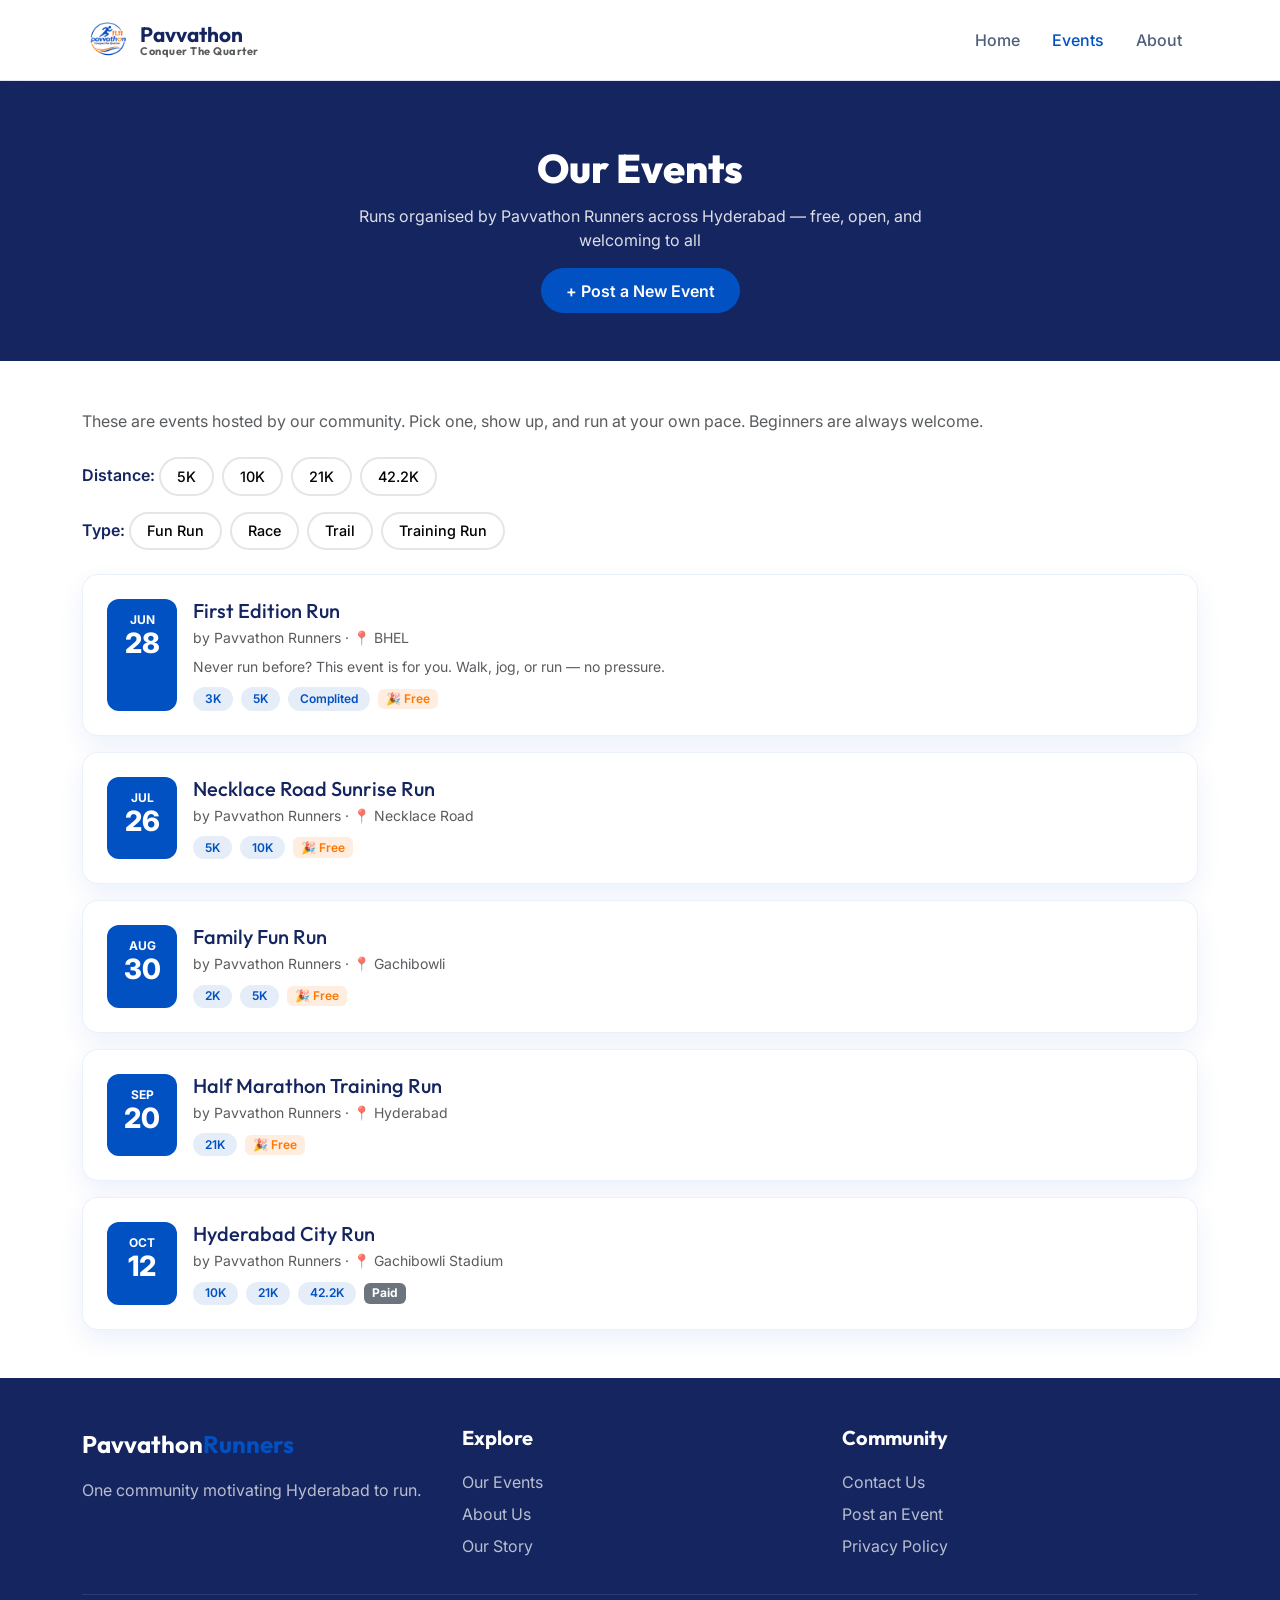
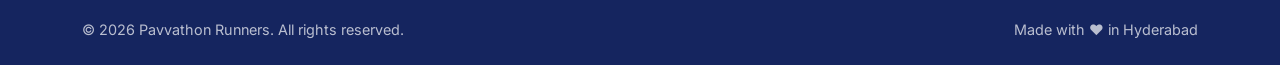
<file: events.html>
<!DOCTYPE html>
<html lang="en">
<head>
  <meta charset="UTF-8">
  <meta name="viewport" content="width=device-width, initial-scale=1.0, viewport-fit=cover">

  <title>Our Events | Pavvathon Runners — Free Runs in Hyderabad</title>
  <meta name="description" content="Browse free running events organised by Pavvathon Runners across Hyderabad — fun runs, training runs, 5K, 10K, half marathon and more. All paces welcome.">
  <meta name="keywords" content="Hyderabad running events, free runs Hyderabad, Pavvathon events, 5K Hyderabad, 10K run Hyderabad, fun run Hyderabad, KBR park run, Necklace Road run">
  <meta name="author" content="Pavvathon Runners">
  <meta name="robots" content="index, follow, max-image-preview:large">
  <meta name="googlebot" content="index, follow">
  <link rel="canonical" href="https://Pavvathonrunners.in/events.html">

  <meta name="geo.region" content="IN-TG">
  <meta name="geo.placename" content="Hyderabad, Telangana, India">

  <meta property="og:type" content="website">
  <meta property="og:site_name" content="Pavvathon Runners">
  <meta property="og:title" content="Our Events | Pavvathon Runners">
  <meta property="og:description" content="Free running events across Hyderabad — fun runs, training runs, and community miles with Pavvathon Runners.">
  <meta property="og:url" content="https://Pavvathonrunners.in/events.html">
  <meta property="og:image" content="https://images.unsplash.com/photo-1476480862126-209bfaa8edc8?w=1200&h=630&fit=crop&q=80">
  <meta property="og:image:alt" content="Pavvathon Runners events in Hyderabad">
  <meta property="og:locale" content="en_IN">

  <meta name="twitter:card" content="summary_large_image">
  <meta name="twitter:title" content="Our Events | Pavvathon Runners">
  <meta name="twitter:description" content="Free running events across Hyderabad. All paces welcome.">
  <meta name="twitter:image" content="https://images.unsplash.com/photo-1476480862126-209bfaa8edc8?w=1200&h=630&fit=crop&q=80">

  <meta name="theme-color" content="#e8552d">
  <meta name="mobile-web-app-capable" content="yes">
  <meta name="apple-mobile-web-app-capable" content="yes">
  <meta name="apple-mobile-web-app-title" content="Pavvathon">
  <meta name="application-name" content="Pavvathon Runners">
  <meta name="msapplication-TileColor" content="#e8552d">
  <meta name="msapplication-config" content="browserconfig.xml">
  <link rel="manifest" href="manifest.webmanifest">
  <link rel="icon" href="icons/icon.svg" type="image/svg+xml">
  <link rel="icon" href="icons/icon-192.png" type="image/png" sizes="192x192">
  <link rel="apple-touch-icon" href="icons/apple-touch-icon.png" sizes="180x180">

  <link href="https://cdn.jsdelivr.net/npm/bootstrap@5.3.3/dist/css/bootstrap.min.css" rel="stylesheet">
  <link href="https://fonts.googleapis.com/css2?family=Inter:wght@400;500;600&family=Outfit:wght@600;700;800&display=swap" rel="stylesheet">
  <link href="css/style.css" rel="stylesheet">

  <script type="application/ld+json">
  {
    "@context": "https://schema.org",
    "@graph": [
      {
        "@type": "BreadcrumbList",
        "itemListElement": [
          { "@type": "ListItem", "position": 1, "name": "Home", "item": "https://Pavvathonrunners.in/" },
          { "@type": "ListItem", "position": 2, "name": "Events", "item": "https://Pavvathonrunners.in/events.html" }
        ]
      },
      {
        "@type": "ItemList",
        "name": "Pavvathon Runners Events",
        "description": "Upcoming free running events in Hyderabad",
        "itemListElement": [
          { "@type": "ListItem", "position": 1, "item": { "@type": "SportsEvent", "name": "First Timer Friendly Run", "location": { "@type": "Place", "name": "KBR National Park, Hyderabad" }, "organizer": { "@type": "Organization", "name": "Pavvathon Runners" }, "isAccessibleForFree": true, "sport": "Running" } },
          { "@type": "ListItem", "position": 2, "item": { "@type": "SportsEvent", "name": "Necklace Road Sunrise Run", "location": { "@type": "Place", "name": "Necklace Road, Hyderabad" }, "organizer": { "@type": "Organization", "name": "Pavvathon Runners" }, "isAccessibleForFree": true, "sport": "Running" } },
          { "@type": "ListItem", "position": 3, "item": { "@type": "SportsEvent", "name": "Family Fun Run", "location": { "@type": "Place", "name": "Gachibowli, Hyderabad" }, "organizer": { "@type": "Organization", "name": "Pavvathon Runners" }, "isAccessibleForFree": true, "sport": "Running" } },
          { "@type": "ListItem", "position": 4, "item": { "@type": "SportsEvent", "name": "Half Marathon Training Run", "location": { "@type": "Place", "name": "Hyderabad" }, "organizer": { "@type": "Organization", "name": "Pavvathon Runners" }, "isAccessibleForFree": true, "sport": "Running" } }
        ]
      }
    ]
  }
  </script>
</head>
<body>

  

  <nav class="navbar navbar-expand-lg navbar-light site-navbar fixed-top">
  <div class="container">

    <!-- Logo + Name + Tagline -->
    <a class="navbar-brand d-flex align-items-center" href="index.html">
      <img src="images/logo-512.png"
           alt="Pavvathon Logo"
           width="50"
           height="50"
           class="me-2">

      <div>
        <div class="fw-bold">
          Pavvathon<span class="text-primary"></span>
        </div>
        <small class="text-muted d-block">
          Conquer The Quarter
        </small>
      </div>
    </a>

    <button class="navbar-toggler" type="button"
            data-bs-toggle="collapse"
            data-bs-target="#mainNav">
      <span class="navbar-toggler-icon"></span>
    </button>

    <div class="collapse navbar-collapse" id="mainNav">
      <ul class="navbar-nav ms-auto">
        <li class="nav-item">
          <a class="nav-link" href="index.html">Home</a>
        </li>
        <li class="nav-item">
          <a class="nav-link active" href="events.html">Events</a>
        </li>
        <li class="nav-item">
          <a class="nav-link" href="about.html">About</a>
        </li>
      </ul>
    </div>

  </div>
</nav>



  <main>
    <div class="page-header">
      <div class="container">
        <h1>Our Events</h1>
        <p>Runs organised by Pavvathon Runners across Hyderabad — free, open, and welcoming to all</p>
        <a href="submit-event.html" class="btn btn-primary-br mt-3">+ Post a New Event</a>
      </div>
    </div>

    <div class="container py-5">
      <p class="text-muted mb-4">These are events hosted by our community. Pick one, show up, and run at your own pace. Beginners are always welcome.</p>

      <div class="mb-4">
        <div class="filter-row">
          <span class="fw-semibold filter-label">Distance:</span>
          <div class="filter-group" data-filter="distance">
            <button type="button" class="filter-chip" data-value="5K">5K</button>
            <button type="button" class="filter-chip" data-value="10K">10K</button>
            <button type="button" class="filter-chip" data-value="21K">21K</button>
            <button type="button" class="filter-chip" data-value="42.2K">42.2K</button>
          </div>
        </div>
        <div class="filter-row">
          <span class="fw-semibold filter-label">Type:</span>
          <div class="filter-group" data-filter="eventtype">
            <button type="button" class="filter-chip" data-value="Fun Run">Fun Run</button>
            <button type="button" class="filter-chip" data-value="Race">Race</button>
            <button type="button" class="filter-chip" data-value="Trail">Trail</button>
            <button type="button" class="filter-chip" data-value="Training Run">Training Run</button>
          </div>
        </div>
      </div>

      <div class="d-flex flex-column gap-3">
        <div class="br-card event-list-item" data-distances="3K,5K" data-type="Fun Run">
          <div class="d-flex gap-3 flex-wrap">
            <div class="event-date"><span class="month">Jun</span><span class="day">28</span></div>
            <div class="flex-grow-1">
              <h5 class="mb-1">First Edition Run</h5>
              <p class="text-muted small mb-2">by Pavvathon Runners · 📍 BHEL</p>
              <p class="small text-muted mb-2">Never run before? This event is for you. Walk, jog, or run — no pressure.</p>
              <span class="badge badge-distance me-1">3K</span>
              <span class="badge badge-distance me-1">5K</span>
              <span class="badge badge-distance me-1">Complited</span>
              <span class="badge badge-free">🎉 Free</span>
            </div>
          </div>
        </div>

        <div class="br-card event-list-item" data-distances="5K,10K" data-type="Training Run">
          <div class="d-flex gap-3 flex-wrap">
            <div class="event-date"><span class="month">Jul</span><span class="day">26</span></div>
            <div class="flex-grow-1">
              <h5 class="mb-1">Necklace Road Sunrise Run</h5>
              <p class="text-muted small mb-2">by Pavvathon Runners · 📍 Necklace Road</p>
              <span class="badge badge-distance me-1">5K</span>
              <span class="badge badge-distance me-1">10K</span>
              <span class="badge badge-free">🎉 Free</span>
            </div>
          </div>
        </div>

        <div class="br-card event-list-item" data-distances="2K,5K" data-type="Fun Run">
          <div class="d-flex gap-3 flex-wrap">
            <div class="event-date"><span class="month">Aug</span><span class="day">30</span></div>
            <div class="flex-grow-1">
              <h5 class="mb-1">Family Fun Run</h5>
              <p class="text-muted small mb-2">by Pavvathon Runners · 📍 Gachibowli</p>
              <span class="badge badge-distance me-1">2K</span>
              <span class="badge badge-distance me-1">5K</span>
              <span class="badge badge-free">🎉 Free</span>
            </div>
          </div>
        </div>

        <div class="br-card event-list-item" data-distances="21K" data-type="Training Run">
          <div class="d-flex gap-3 flex-wrap">
            <div class="event-date"><span class="month">Sep</span><span class="day">20</span></div>
            <div class="flex-grow-1">
              <h5 class="mb-1">Half Marathon Training Run</h5>
              <p class="text-muted small mb-2">by Pavvathon Runners · 📍 Hyderabad</p>
              <span class="badge badge-distance me-1">21K</span>
              <span class="badge badge-free">🎉 Free</span>
            </div>
          </div>
        </div>

        <div class="br-card event-list-item" data-distances="10K,21K,42.2K" data-type="Race">
          <div class="d-flex gap-3 flex-wrap">
            <div class="event-date"><span class="month">Oct</span><span class="day">12</span></div>
            <div class="flex-grow-1">
              <h5 class="mb-1">Hyderabad City Run</h5>
              <p class="text-muted small mb-2">by Pavvathon Runners · 📍 Gachibowli Stadium</p>
              <span class="badge badge-distance me-1">10K</span>
              <span class="badge badge-distance me-1">21K</span>
              <span class="badge badge-distance me-1">42.2K</span>
              <span class="badge bg-secondary">Paid</span>
            </div>
          </div>
        </div>
      </div>
    </div>
  </main>

  <footer class="site-footer">
    <div class="container">
      <div class="row g-4">
        <div class="col-lg-4">
          <div class="footer-logo mb-3">Pavvathon<span>Runners</span></div>
          <p>One community motivating Hyderabad to run.</p>
        </div>
        <div class="col-6 col-lg-4">
          <h5>Explore</h5>
          <a href="events.html">Our Events</a>
          <a href="about.html">About Us</a>
          <a href="brand.html">Our Story</a>
        </div>
        <div class="col-6 col-lg-4">
          <h5>Community</h5>
          <a href="mailto:contact@Pavvathonrunners.in">Contact Us</a>
          <a href="submit-event.html">Post an Event</a>
          <a href="privacy.html">Privacy Policy</a>
        </div>
      </div>
      <div class="footer-bottom d-flex justify-content-between flex-wrap gap-2">
        <p class="mb-0">© 2026 Pavvathon Runners. All rights reserved.</p>
        <p class="mb-0">Made with ❤️ in Hyderabad</p>
      </div>
    </div>
  </footer>

  <script src="https://cdn.jsdelivr.net/npm/bootstrap@5.3.3/dist/js/bootstrap.bundle.min.js"></script>
  <script src="js/main.js"></script>
</body>
</html>
</file>
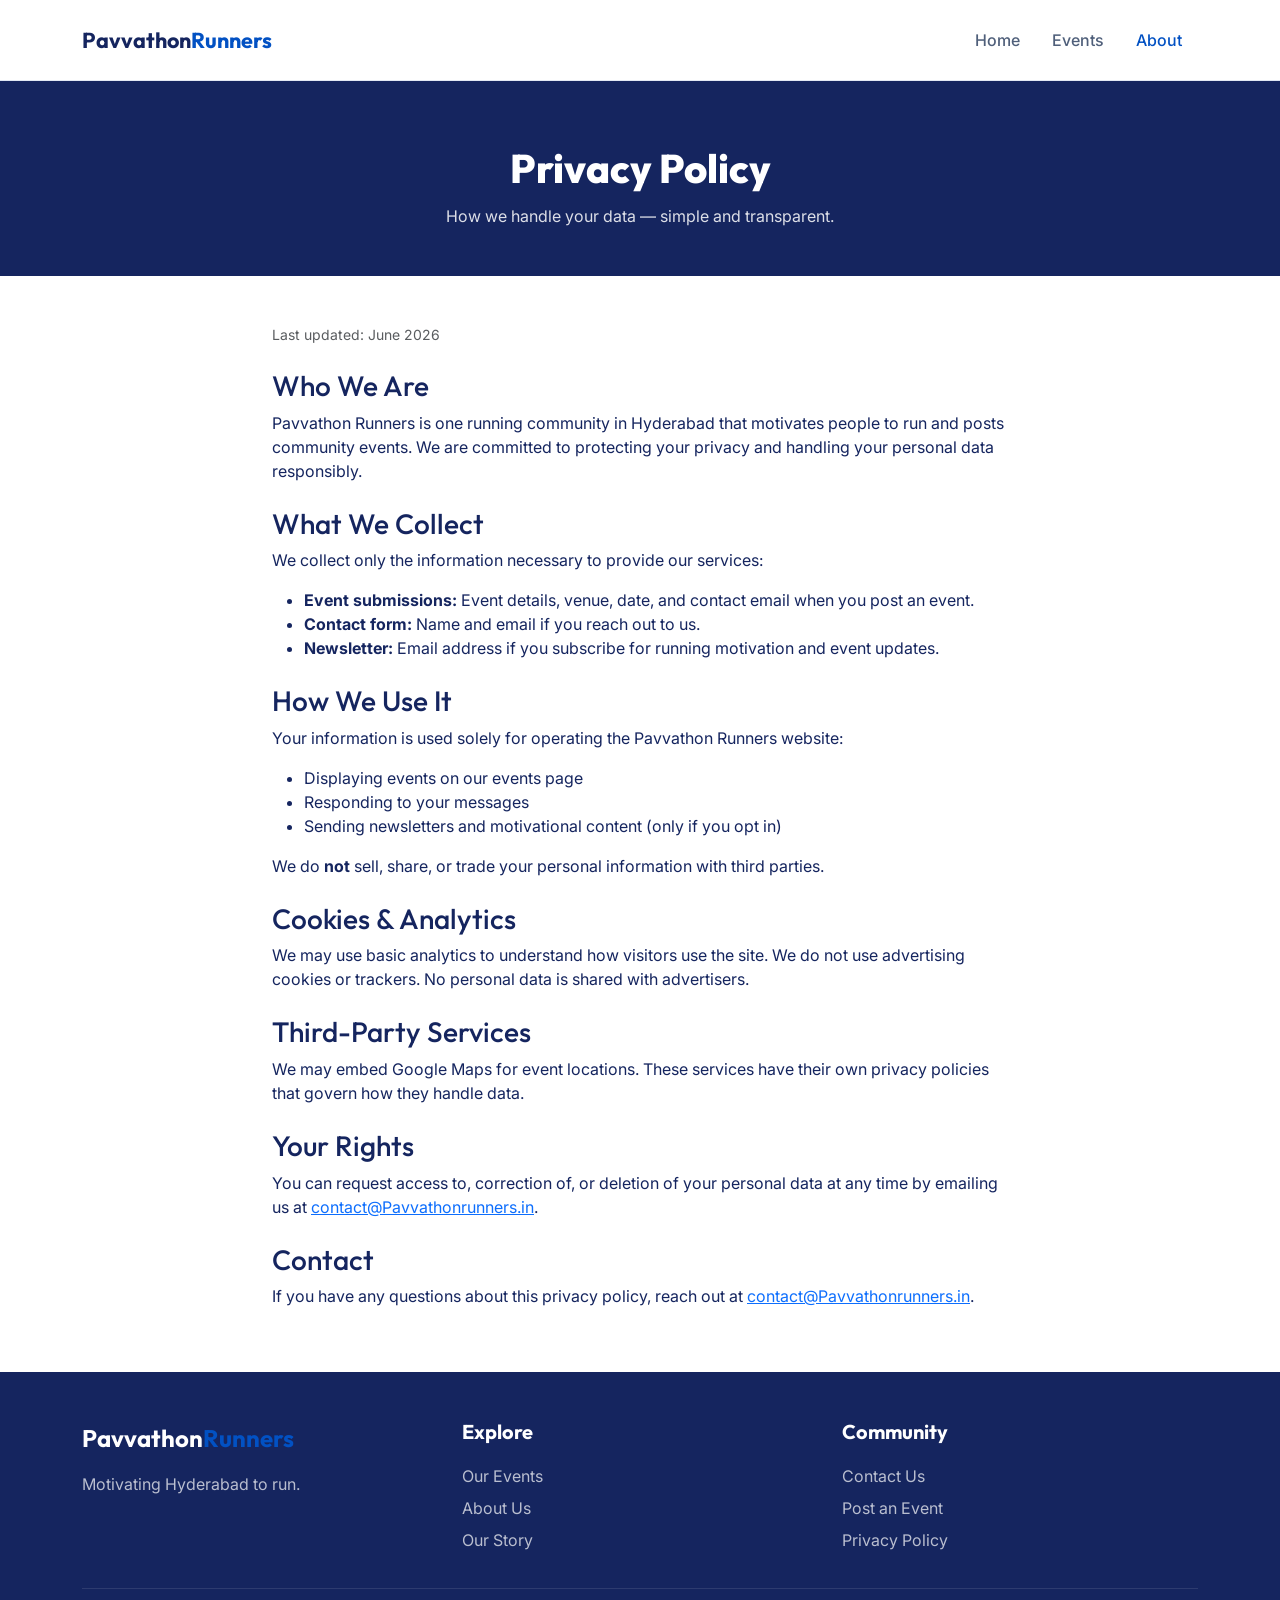
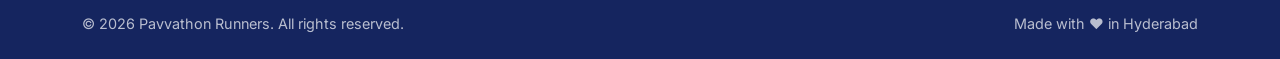
<file: privacy.html>
<!DOCTYPE html>
<html lang="en">
<head>
  <meta charset="UTF-8">
  <meta name="viewport" content="width=device-width, initial-scale=1.0, viewport-fit=cover">

  <title>Privacy Policy | Pavvathon Runners</title>
  <meta name="description" content="Privacy policy for Pavvathon Runners — how we collect, use, and protect your data when you browse our site or submit events.">
  <meta name="author" content="Pavvathon Runners">
  <meta name="robots" content="index, follow">
  <meta name="googlebot" content="index, follow">
  <link rel="canonical" href="https://Pavvathonrunners.in/privacy.html">

  <meta property="og:type" content="website">
  <meta property="og:site_name" content="Pavvathon Runners">
  <meta property="og:title" content="Privacy Policy | Pavvathon Runners">
  <meta property="og:description" content="How Pavvathon Runners handles your personal data and privacy.">
  <meta property="og:url" content="https://Pavvathonrunners.in/privacy.html">
  <meta property="og:locale" content="en_IN">

  <meta name="twitter:card" content="summary">
  <meta name="twitter:title" content="Privacy Policy | Pavvathon Runners">
  <meta name="twitter:description" content="How Pavvathon Runners handles your personal data and privacy.">

  <meta name="theme-color" content="#e8552d">
  <meta name="mobile-web-app-capable" content="yes">
  <meta name="apple-mobile-web-app-capable" content="yes">
  <meta name="apple-mobile-web-app-title" content="Pavvathon">
  <meta name="application-name" content="Pavvathon Runners">
  <meta name="msapplication-TileColor" content="#e8552d">
  <meta name="msapplication-config" content="browserconfig.xml">
  <link rel="manifest" href="manifest.webmanifest">
  <link rel="icon" href="icons/icon.svg" type="image/svg+xml">
  <link rel="icon" href="icons/icon-192.png" type="image/png" sizes="192x192">
  <link rel="apple-touch-icon" href="icons/apple-touch-icon.png" sizes="180x180">

  <link href="https://cdn.jsdelivr.net/npm/bootstrap@5.3.3/dist/css/bootstrap.min.css" rel="stylesheet">
  <link href="https://fonts.googleapis.com/css2?family=Inter:wght@400;500;600&family=Outfit:wght@600;700;800&display=swap" rel="stylesheet">
  <link href="css/style.css" rel="stylesheet">
</head>
<body>

  <nav class="navbar navbar-expand-lg navbar-light site-navbar fixed-top">
    <div class="container">
      <a class="navbar-brand" href="index.html">Pavvathon<span>Runners</span></a>
      <button class="navbar-toggler" type="button" data-bs-toggle="collapse" data-bs-target="#mainNav">
        <span class="navbar-toggler-icon"></span>
      </button>
      <div class="collapse navbar-collapse" id="mainNav">
        <ul class="navbar-nav ms-auto">
          <li class="nav-item"><a class="nav-link" href="index.html">Home</a></li>
          <li class="nav-item"><a class="nav-link" href="events.html">Events</a></li>
          <li class="nav-item"><a class="nav-link active" href="about.html">About</a></li>
        </ul>
      </div>
    </div>
  </nav>

  <main>
    <div class="page-header">
      <div class="container">
        <h1>Privacy Policy</h1>
        <p>How we handle your data — simple and transparent.</p>
      </div>
    </div>

    <section class="py-5">
      <div class="container">
        <div class="row justify-content-center">
          <div class="col-lg-8">
            <p class="text-muted small">Last updated: June 2026</p>

            <h3 class="mt-4">Who We Are</h3>
            <p>Pavvathon Runners is one running community in Hyderabad that motivates people to run and posts community events. We are committed to protecting your privacy and handling your personal data responsibly.</p>

            <h3 class="mt-4">What We Collect</h3>
            <p>We collect only the information necessary to provide our services:</p>
            <ul>
              <li><strong>Event submissions:</strong> Event details, venue, date, and contact email when you post an event.</li>
              <li><strong>Contact form:</strong> Name and email if you reach out to us.</li>
              <li><strong>Newsletter:</strong> Email address if you subscribe for running motivation and event updates.</li>
            </ul>

            <h3 class="mt-4">How We Use It</h3>
            <p>Your information is used solely for operating the Pavvathon Runners website:</p>
            <ul>
              <li>Displaying events on our events page</li>
              <li>Responding to your messages</li>
              <li>Sending newsletters and motivational content (only if you opt in)</li>
            </ul>
            <p>We do <strong>not</strong> sell, share, or trade your personal information with third parties.</p>

            <h3 class="mt-4">Cookies & Analytics</h3>
            <p>We may use basic analytics to understand how visitors use the site. We do not use advertising cookies or trackers. No personal data is shared with advertisers.</p>

            <h3 class="mt-4">Third-Party Services</h3>
            <p>We may embed Google Maps for event locations. These services have their own privacy policies that govern how they handle data.</p>

            <h3 class="mt-4">Your Rights</h3>
            <p>You can request access to, correction of, or deletion of your personal data at any time by emailing us at <a href="mailto:contact@Pavvathonrunners.in">contact@Pavvathonrunners.in</a>.</p>

            <h3 class="mt-4">Contact</h3>
            <p>If you have any questions about this privacy policy, reach out at <a href="mailto:contact@Pavvathonrunners.in">contact@Pavvathonrunners.in</a>.</p>
          </div>
        </div>
      </div>
    </section>
  </main>

  <footer class="site-footer">
    <div class="container">
      <div class="row g-4">
        <div class="col-lg-4">
          <div class="footer-logo mb-3">Pavvathon<span>Runners</span></div>
          <p>Motivating Hyderabad to run.</p>
        </div>
        <div class="col-6 col-lg-4">
          <h5>Explore</h5>
          <a href="events.html">Our Events</a>
          <a href="about.html">About Us</a>
          <a href="brand.html">Our Story</a>
        </div>
        <div class="col-6 col-lg-4">
          <h5>Community</h5>
          <a href="mailto:contact@Pavvathonrunners.in">Contact Us</a>
          <a href="submit-event.html">Post an Event</a>
          <a href="privacy.html">Privacy Policy</a>
        </div>
      </div>
      <div class="footer-bottom d-flex justify-content-between flex-wrap gap-2">
        <p class="mb-0">© 2026 Pavvathon Runners. All rights reserved.</p>
        <p class="mb-0">Made with ❤️ in Hyderabad</p>
      </div>
    </div>
  </footer>

  <script src="https://cdn.jsdelivr.net/npm/bootstrap@5.3.3/dist/js/bootstrap.bundle.min.js"></script>
  <script src="js/main.js"></script>
</body>
</html>
</file>
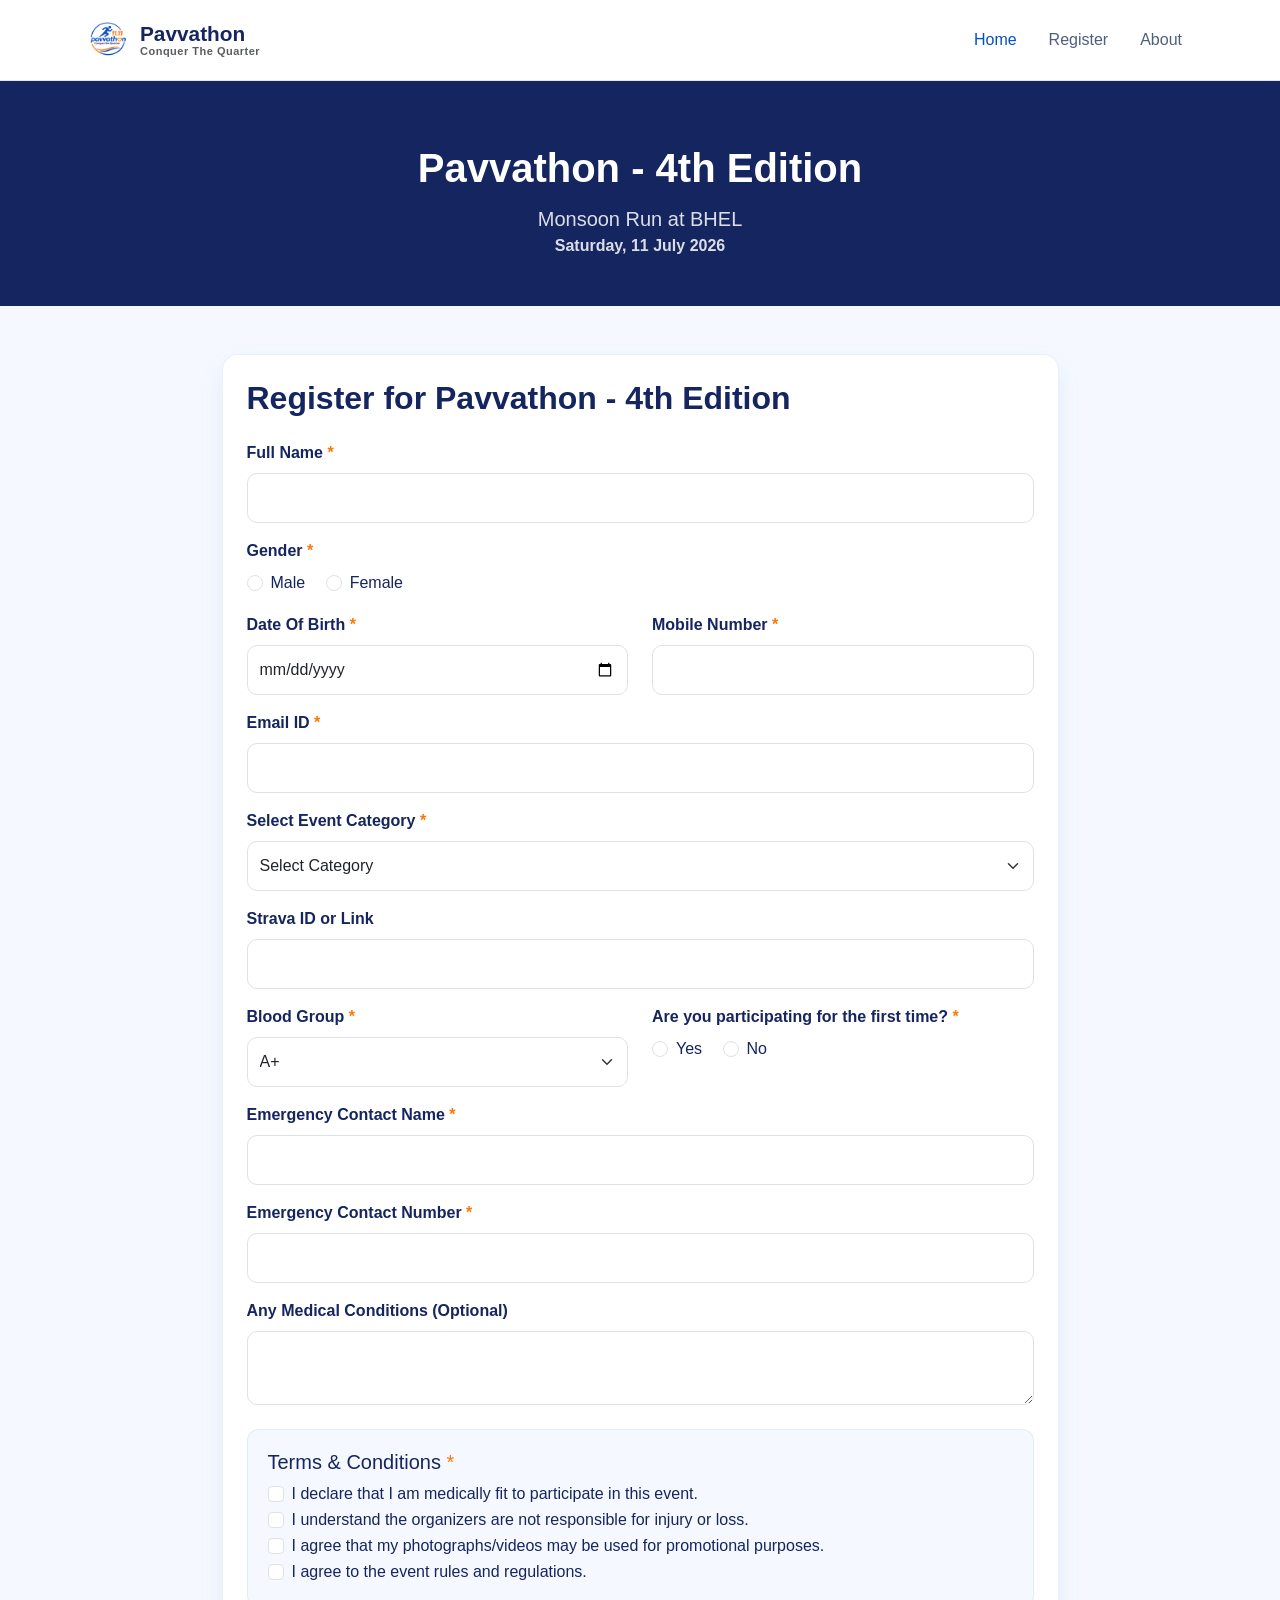
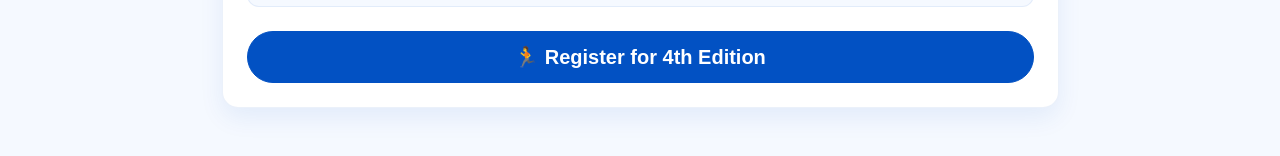
<file: register4.html>
<!DOCTYPE html>
<html lang="en">
<head>
<meta charset="UTF-8">
<meta name="viewport" content="width=device-width, initial-scale=1.0">
<title>Pavvathon - 4th Edition Registration</title>
<link href="https://cdn.jsdelivr.net/npm/bootstrap@5.3.3/dist/css/bootstrap.min.css" rel="stylesheet">
<link href="css/style.css" rel="stylesheet">
<style>
.form-label{font-weight:600;color:#15255F}
.form-control,.form-select{border-radius:10px;padding:12px}
.form-check-input:checked{background:#0251C3;border-color:#0251C3}
.text-danger{color:#FF7600!important}
.tc-box{background:#F5F9FF;border:1px solid rgba(2,81,195,.08);padding:20px;border-radius:12px}
</style>
</head>
<body>

<!-- Your existing navbar here -->
 <nav class="navbar navbar-expand-lg navbar-light site-navbar fixed-top">
<div class="container">
<!-- Logo + Name + Tagline -->
<a class="navbar-brand d-flex align-items-center" href="index.html">
<img alt="Pavvathon Logo" class="me-2" height="50" src="images/logo-512.png" width="50"/>
<div>
<div class="fw-bold">
          Pavvathon<span class="text-primary"></span>
</div>
<small class="text-muted d-block">
          Conquer The Quarter
        </small>
</div>
</a>
<button class="navbar-toggler" data-bs-target="#mainNav" data-bs-toggle="collapse" type="button">
<span class="navbar-toggler-icon"></span>
</button>
<div class="collapse navbar-collapse" id="mainNav">
    <ul class="navbar-nav ms-auto">

        <li class="nav-item">
            <a class="nav-link active" href="index.html">Home</a>
        </li>

        <li class="nav-item">
            <a class="nav-link" href="register4.html">Register</a>
        </li>

        <li class="nav-item">
            <a class="nav-link" href="about.html">About</a>
        </li>

    </ul>
</div>

</div>
</nav>


<main>
<section class="page-header">
<div class="container text-center">
<h1>Pavvathon - 4th Edition</h1>
<p class="lead">Monsoon Run at BHEL</p>
<p><strong>Saturday, 11 July 2026</strong></p>
</div>
</section>

<section class="py-5" style="background:#F5F9FF">
<div class="container">
<div class="col-lg-9 mx-auto">
<div class="br-card">

<h2 class="section-title mb-4">Register for Pavvathon - 4th Edition</h2>


<div id="successCard" class="d-none">

    <div class="br-card text-center p-5">

        <div style="font-size:80px;">🎉</div>

        <h2 class="mb-3" style="color:#0251C3;">
            Registration Successful!
        </h2>

        <p class="lead">
            <strong>Thank you for registering for</strong><br>
            <strong style="color:#FF7600;">Pavvathon - 4th Edition</strong>
        </p>

        <p>
            We are excited to welcome you to the
            <strong>Monsoon Run at BHEL.</strong>
        </p>

        <hr>

        <h5 style="color:#15255F;">📅 Event Details</h5>

        <p class="mb-4">

            <strong>Date:</strong> Saturday, 11 July 2026

            <br>

            <strong>Reporting:</strong> 5:30 AM

            <br>

            <strong>Run Starts:</strong> 6:00 AM

            <br>

            <strong>Venue:</strong>

            Babu Jagjivan Ram Statue,

            BHEL, Lingampally

        </p>

        <div class="d-grid gap-3">

            <a href="register4.html"
               class="btn btn-primary-br btn-lg">

                🏃 Register Another Runner

            </a>

            <a href="https://www.strava.com/clubs/pavvathon"
               
               class="btn btn-warning btn-lg text-dark fw-bold">

                🏅 Join Pavvathon Strava Club

            </a>

            <a href="https://maps.app.goo.gl/jSjSfPrPzUj22TRQ9"
               
               class="btn btn-outline-primary btn-lg">

                📍 Open Event Location

            </a>

            <a href="https://www.instagram.com/pavvathon"
              
               class="btn btn-outline-danger btn-lg">

                📷 Follow on Instagram

            </a>

        </div>

        <div class="mt-5">

            <h5 style="color:#15255F;">
                Small Steps. Extraordinary Progress.
            </h5>

            <h4 style="color:#FF7600;">
                Conquer The Quarter.
            </h4>

        </div>

    </div>

</div>



<form id="registrationForm">

<div class="mb-3">
<label class="form-label">Full Name <span class="text-danger">*</span></label>
<input id="fullName" class="form-control" required>
</div>

<div class="mb-3">
<label class="form-label">Gender <span class="text-danger">*</span></label><br>
<div class="form-check form-check-inline">
<input class="form-check-input" type="radio" name="gender" value="Male" required> <label class="form-check-label">Male</label>
</div>
<div class="form-check form-check-inline">
<input class="form-check-input" type="radio" name="gender" value="Female"> <label class="form-check-label">Female</label>
</div>
</div>

<div class="row">
<div class="col-md-6 mb-3">
<label class="form-label">Date Of Birth <span class="text-danger">*</span></label>
<input id="dob" type="date" class="form-control" required>
</div>

<div class="col-md-6 mb-3">
<label class="form-label">Mobile Number <span class="text-danger">*</span></label>
<input id="mobile" maxlength="10" class="form-control" required>
</div>
</div>

<div class="mb-3">
<label class="form-label">Email ID <span class="text-danger">*</span></label>
<input id="email" type="email" class="form-control" required>
</div>

<div class="mb-3">
<label class="form-label">Select Event Category <span class="text-danger">*</span></label>
<select id="category" class="form-select" required>
<option value="">Select Category</option>
<option value="Half Pavathon-5.5KM">
    Half Pavathon-5.5KM
</option>

<option value="Pavathon-11.11KM">
    Pavathon-11.11KM
</option>
</select>
</div>

<div class="mb-3">
<label class="form-label">Strava ID or Link</label>
<input id="strava" class="form-control">
</div>

<div class="row">
<div class="col-md-6 mb-3">
<label class="form-label">Blood Group <span class="text-danger">*</span></label>
<select id="bloodGroup" class="form-select" required>
<option>A+</option><option>A-</option><option>B+</option><option>B-</option><option>AB+</option><option>AB-</option><option>O+</option><option>O-</option>
</select>
</div>

<div class="col-md-6 mb-3">
<label class="form-label">Are you participating for the first time? <span class="text-danger">*</span></label><br>
<div class="form-check form-check-inline"><input class="form-check-input" type="radio" name="firstTime" value="Yes" required><label class="form-check-label">Yes</label></div>
<div class="form-check form-check-inline"><input class="form-check-input" type="radio" name="firstTime" value="No"><label class="form-check-label">No</label></div>
</div>
</div>

<div class="mb-3">
<label class="form-label">Emergency Contact Name <span class="text-danger">*</span></label>
<input id="emergencyName" class="form-control" required>
</div>

<div class="mb-3">
<label class="form-label">Emergency Contact Number <span class="text-danger">*</span></label>
<input id="emergencyNumber" class="form-control" required>
</div>

<div class="mb-4">
<label class="form-label">Any Medical Conditions (Optional)</label>
<textarea id="medical" class="form-control"></textarea>
</div>

<div class="tc-box mb-4">
<h5>Terms & Conditions <span class="text-danger">*</span></h5>
<div class="form-check"><input id="tc1" class="form-check-input" type="checkbox" required><label class="form-check-label">I declare that I am medically fit to participate in this event.</label></div>
<div class="form-check"><input id="tc2" class="form-check-input" type="checkbox" required><label class="form-check-label">I understand the organizers are not responsible for injury or loss.</label></div>
<div class="form-check"><input id="tc3" class="form-check-input" type="checkbox" required><label class="form-check-label">I agree that my photographs/videos may be used for promotional purposes.</label></div>
<div class="form-check"><input id="tc4" class="form-check-input" type="checkbox" required><label class="form-check-label">I agree to the event rules and regulations.</label></div>
</div>

<button class="btn btn-primary-br btn-lg w-100" type="submit">🏃 Register for 4th Edition</button>

</form>

</div>
</div>
</div>
</section>
</main>
<script>

    function showSuccessCard() {

    document.getElementById("registrationForm").style.display = "none";

    document.getElementById("successCard").classList.remove("d-none");

    window.scrollTo({
        top: 0,
        behavior: "smooth"
    });

}


document.getElementById('registrationForm').addEventListener('submit', async function (e) {

    e.preventDefault();

    const params = new FormData();

    // --------------------------
    // Date of Birth
    // --------------------------
    const dob = new Date(document.getElementById('dob').value);

    params.append('entry.51832507', document.getElementById('fullName').value);

    params.append(
        'entry.86355697',
        document.querySelector('input[name="gender"]:checked').value
    );

    params.append('entry.1535260663_year', dob.getFullYear());
    params.append('entry.1535260663_month', dob.getMonth() + 1);
    params.append('entry.1535260663_day', dob.getDate());

    params.append('entry.1127046914', document.getElementById('mobile').value);

    params.append('entry.1511024797', document.getElementById('email').value);

    // IMPORTANT:
    // Must exactly match the Google Form option text
    params.append(
        'entry.1958124188',
        document.getElementById('category').value
    );

    params.append(
        'entry.769218911',
        document.getElementById('strava').value
    );

    params.append(
        'entry.1512377586',
        document.getElementById('bloodGroup').value
    );

    params.append(
        'entry.1089065675',
        document.querySelector('input[name="firstTime"]:checked').value
    );

    params.append(
        'entry.1761988073',
        document.getElementById('emergencyName').value
    );

    params.append(
        'entry.868551195',
        document.getElementById('emergencyNumber').value
    );

    params.append(
        'entry.985149600',
        document.getElementById('medical').value
    );

    // --------------------------
    // Terms & Conditions
    // --------------------------
    params.append(
        'entry.173480347',
        'I declare that I am medically fit to participate in this event.'
    );

    params.append(
        'entry.173480347',
        'I understand that the organizers are not responsible for any injury or loss during the event'
    );

    params.append(
        'entry.173480347',
        'I agree that my photographs/videos taken during the event may be used for promotional purposes.'
    );

    params.append(
        'entry.173480347',
        'I agree to the event rules and regulations.'
    );

    // --------------------------
    // Sentinel Fields
    // --------------------------
    //params.append('entry.86355697_sentinel', '');
    //params.append('entry.1958124188_sentinel', '');
    //params.append('entry.1089065675_sentinel', '');
    //params.append('entry.173480347_sentinel', '');

    // --------------------------
    // Hidden Google Fields
    // NOTE: fbzx/partialResponse are generated by Google and
    // may change over time.
    // --------------------------
    //params.append('fvv', '1');
    //params.append('pageHistory', '0');
    //params.append('partialResponse', '[null,null,"7297194575220188327"]');
    //params.append('fbzx', '7297194575220188327');
    //params.append('submissionTimestamp', Date.now().toString());

    // --------------------------
    // Debug
    // --------------------------
    console.log("================================");
    console.log("Google Form Payload");
    console.log("================================");

    for (const [k, v] of params.entries()) {
        console.log(k + " = " + v);
    }

    try {

        const response = await fetch(
            'https://docs.google.com/forms/d/e/1FAIpQLScoyxKKmuwzbC4tYecgHmp6IQkzDOTLK3ywWz5jD6lzX880Gw/formResponse',
            {
                method: 'POST',
                mode: 'no-cors',
                body: params
            }
        );

        console.log("Submitted");
        console.log(response);

        alert("🎉 Registration submitted successfully!");

        this.reset();

        showSuccessCard();

    } catch (err) {

        console.error(err);

        alert("Unable to submit registration.");

    }

});
</script>

</body>
</html>
</file>
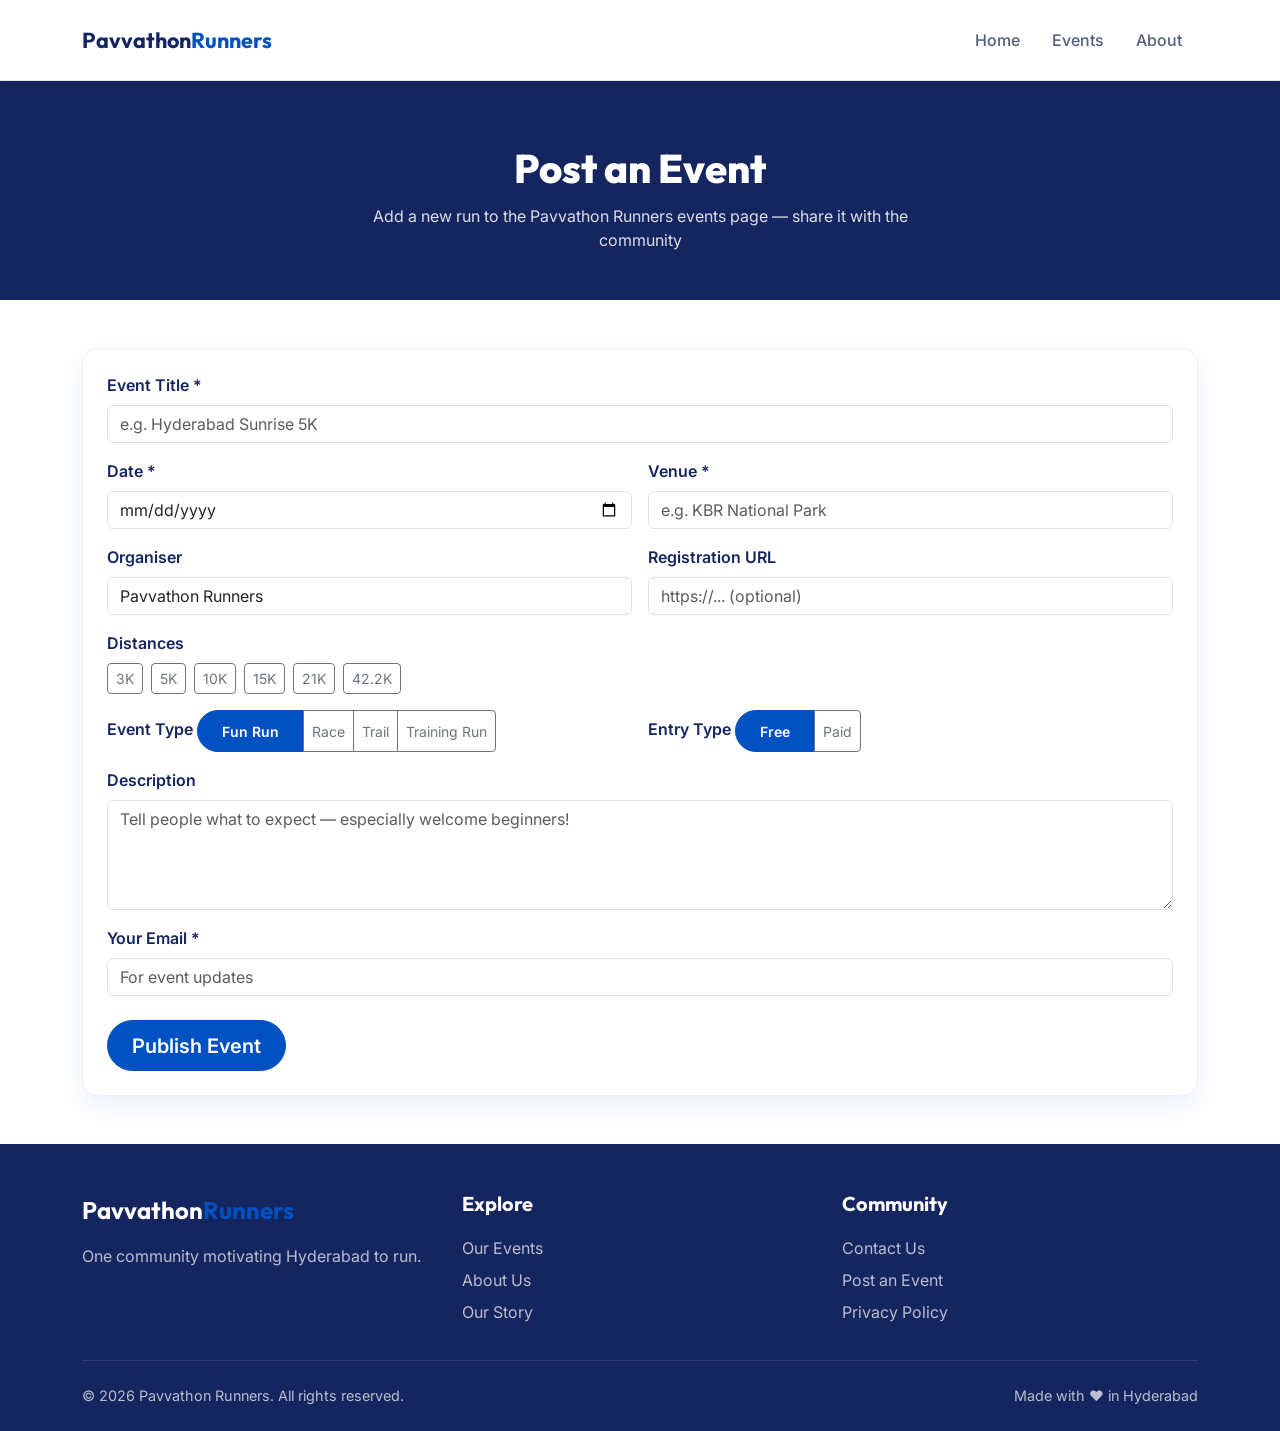
<file: submit-event.html>
<!DOCTYPE html>
<html lang="en">
<head>
  <meta charset="UTF-8">
  <meta name="viewport" content="width=device-width, initial-scale=1.0, viewport-fit=cover">

  <title>Post an Event | Pavvathon Runners</title>
  <meta name="description" content="Submit a new running event to Pavvathon Runners. Share your free community run, fun run, or training session with runners across Hyderabad.">
  <meta name="keywords" content="post running event Hyderabad, submit run event, Pavvathon event submission, organise run Hyderabad">
  <meta name="author" content="Pavvathon Runners">
  <meta name="robots" content="index, follow">
  <meta name="googlebot" content="index, follow">
  <link rel="canonical" href="https://Pavvathonrunners.in/submit-event.html">

  <meta property="og:type" content="website">
  <meta property="og:site_name" content="Pavvathon Runners">
  <meta property="og:title" content="Post an Event | Pavvathon Runners">
  <meta property="og:description" content="Share a free running event with the Pavvathon Runners community in Hyderabad.">
  <meta property="og:url" content="https://Pavvathonrunners.in/submit-event.html">
  <meta property="og:image" content="https://images.unsplash.com/photo-1476480862126-209bfaa8edc8?w=1200&h=630&fit=crop&q=80">
  <meta property="og:locale" content="en_IN">

  <meta name="twitter:card" content="summary_large_image">
  <meta name="twitter:title" content="Post an Event | Pavvathon Runners">
  <meta name="twitter:description" content="Share a free running event with runners in Hyderabad.">
  <meta name="twitter:image" content="https://images.unsplash.com/photo-1476480862126-209bfaa8edc8?w=1200&h=630&fit=crop&q=80">

  <meta name="theme-color" content="#e8552d">
  <meta name="mobile-web-app-capable" content="yes">
  <meta name="apple-mobile-web-app-capable" content="yes">
  <meta name="apple-mobile-web-app-title" content="Pavvathon">
  <meta name="application-name" content="Pavvathon Runners">
  <meta name="msapplication-TileColor" content="#e8552d">
  <meta name="msapplication-config" content="browserconfig.xml">
  <link rel="manifest" href="manifest.webmanifest">
  <link rel="icon" href="icons/icon.svg" type="image/svg+xml">
  <link rel="icon" href="icons/icon-192.png" type="image/png" sizes="192x192">
  <link rel="apple-touch-icon" href="icons/apple-touch-icon.png" sizes="180x180">

  <link href="https://cdn.jsdelivr.net/npm/bootstrap@5.3.3/dist/css/bootstrap.min.css" rel="stylesheet">
  <link href="https://fonts.googleapis.com/css2?family=Inter:wght@400;500;600&family=Outfit:wght@600;700;800&display=swap" rel="stylesheet">
  <link href="css/style.css" rel="stylesheet">

  <script type="application/ld+json">
  {
    "@context": "https://schema.org",
    "@type": "BreadcrumbList",
    "itemListElement": [
      { "@type": "ListItem", "position": 1, "name": "Home", "item": "https://Pavvathonrunners.in/" },
      { "@type": "ListItem", "position": 2, "name": "Events", "item": "https://Pavvathonrunners.in/events.html" },
      { "@type": "ListItem", "position": 3, "name": "Post an Event", "item": "https://Pavvathonrunners.in/submit-event.html" }
    ]
  }
  </script>
</head>
<body>

  <nav class="navbar navbar-expand-lg navbar-light site-navbar fixed-top">
    <div class="container">
      <a class="navbar-brand" href="index.html">Pavvathon<span>Runners</span></a>
      <button class="navbar-toggler" type="button" data-bs-toggle="collapse" data-bs-target="#mainNav">
        <span class="navbar-toggler-icon"></span>
      </button>
      <div class="collapse navbar-collapse" id="mainNav">
        <ul class="navbar-nav ms-auto">
          <li class="nav-item"><a class="nav-link" href="index.html">Home</a></li>
          <li class="nav-item"><a class="nav-link" href="events.html">Events</a></li>
          <li class="nav-item"><a class="nav-link" href="about.html">About</a></li>
        </ul>
      </div>
    </div>
  </nav>

  <main>
    <div class="page-header">
      <div class="container">
        <h1>Post an Event</h1>
        <p>Add a new run to the Pavvathon Runners events page — share it with the community</p>
      </div>
    </div>

    <div class="container py-5">
      <form class="br-card" data-demo>
        <div class="mb-3">
          <label class="form-label fw-semibold">Event Title *</label>
          <input type="text" class="form-control" placeholder="e.g. Hyderabad Sunrise 5K" required>
        </div>

        <div class="row g-3 mb-3">
          <div class="col-md-6">
            <label class="form-label fw-semibold">Date *</label>
            <input type="date" class="form-control" required>
          </div>
          <div class="col-md-6">
            <label class="form-label fw-semibold">Venue *</label>
            <input type="text" class="form-control" placeholder="e.g. KBR National Park" required>
          </div>
        </div>

        <div class="row g-3 mb-3">
          <div class="col-md-6">
            <label class="form-label fw-semibold">Organiser</label>
            <input type="text" class="form-control" value="Pavvathon Runners" placeholder="Pavvathon Runners">
          </div>
          <div class="col-md-6">
            <label class="form-label fw-semibold">Registration URL</label>
            <input type="url" class="form-control" placeholder="https://... (optional)">
          </div>
        </div>

        <div class="mb-3">
          <label class="form-label fw-semibold">Distances</label>
          <div class="d-flex gap-2 flex-wrap">
            <button type="button" class="btn btn-outline-secondary btn-sm day-btn">3K</button>
            <button type="button" class="btn btn-outline-secondary btn-sm day-btn">5K</button>
            <button type="button" class="btn btn-outline-secondary btn-sm day-btn">10K</button>
            <button type="button" class="btn btn-outline-secondary btn-sm day-btn">15K</button>
            <button type="button" class="btn btn-outline-secondary btn-sm day-btn">21K</button>
            <button type="button" class="btn btn-outline-secondary btn-sm day-btn">42.2K</button>
          </div>
        </div>

        <div class="row g-3 mb-3">
          <div class="col-md-6">
            <label class="form-label fw-semibold">Event Type</label>
            <div class="type-toggle btn-group flex-wrap">
              <button type="button" class="btn btn-primary-br btn-sm">Fun Run</button>
              <button type="button" class="btn btn-outline-secondary btn-sm">Race</button>
              <button type="button" class="btn btn-outline-secondary btn-sm">Trail</button>
              <button type="button" class="btn btn-outline-secondary btn-sm">Training Run</button>
            </div>
          </div>
          <div class="col-md-6">
            <label class="form-label fw-semibold">Entry Type</label>
            <div class="type-toggle btn-group">
              <button type="button" class="btn btn-primary-br btn-sm">Free</button>
              <button type="button" class="btn btn-outline-secondary btn-sm">Paid</button>
            </div>
          </div>
        </div>

        <div class="mb-3">
          <label class="form-label fw-semibold">Description</label>
          <textarea class="form-control" rows="4" placeholder="Tell people what to expect — especially welcome beginners!"></textarea>
        </div>

        <div class="mb-4">
          <label class="form-label fw-semibold">Your Email *</label>
          <input type="email" class="form-control" placeholder="For event updates" required>
        </div>

        <button type="submit" class="btn btn-primary-br btn-lg">Publish Event</button>
      </form>
    </div>
  </main>

  <footer class="site-footer">
    <div class="container">
      <div class="row g-4">
        <div class="col-lg-4">
          <div class="footer-logo mb-3">Pavvathon<span>Runners</span></div>
          <p>One community motivating Hyderabad to run.</p>
        </div>
        <div class="col-6 col-lg-4">
          <h5>Explore</h5>
          <a href="events.html">Our Events</a>
          <a href="about.html">About Us</a>
          <a href="brand.html">Our Story</a>
        </div>
        <div class="col-6 col-lg-4">
          <h5>Community</h5>
          <a href="mailto:contact@Pavvathonrunners.in">Contact Us</a>
          <a href="submit-event.html">Post an Event</a>
          <a href="privacy.html">Privacy Policy</a>
        </div>
      </div>
      <div class="footer-bottom d-flex justify-content-between flex-wrap gap-2">
        <p class="mb-0">© 2026 Pavvathon Runners. All rights reserved.</p>
        <p class="mb-0">Made with ❤️ in Hyderabad</p>
      </div>
    </div>
  </footer>

  <script src="https://cdn.jsdelivr.net/npm/bootstrap@5.3.3/dist/js/bootstrap.bundle.min.js"></script>
  <script src="js/main.js"></script>
</body>
</html>
</file>
<file: css/style.css>
/* Pavvathon Runners - Custom Styles */
:root {
  --color-primary: #0251C3;
  --color-primary-dark: #0212A1;
  --color-accent: #FF7600;
  --color-bg: #FFFFFF;
  --color-text: #15255F;
  --color-text-secondary: #4F5F7A;
  --color-text-muted: #7A869A;
  --color-dark: #15255F;
  --header-height: 80px;
}

*,
*::before,
*::after {
  box-sizing: border-box;
}

html {
  overflow-x: hidden;
  scroll-behavior: smooth;
}

body {
  font-family: 'Inter', sans-serif;
  color: var(--color-text);
  background: var(--color-bg);
  padding-top: var(--header-height);
  overflow-x: hidden;
}

h1, h2, h3, h4, h5, h6,
.navbar-brand,
.section-title,
.hero-title {
  font-family: 'Outfit', sans-serif;
}

/* Navbar */
.site-navbar {
  background: rgba(255, 255, 255, 0.92);
  backdrop-filter: blur(20px);
  -webkit-backdrop-filter: blur(20px);
  border-bottom: 1px solid rgba(2,81,195,.08);
  min-height: var(--header-height);
  padding-top: 0;
  padding-bottom: 0;
}

.site-navbar .container {
  min-height: var(--header-height);
  align-items: center;
}

.site-navbar .navbar-toggler {
  border: none;
  padding: 0.5rem;
}

.site-navbar .navbar-toggler:focus {
  box-shadow: 0 0 0 3px rgba(2,81,195,.25);
}

.site-navbar .navbar-brand {
  font-family: 'Outfit', sans-serif;
  font-weight: 700;
  font-size: 1.35rem;
  color: var(--color-text) !important;
}

.site-navbar .navbar-brand span {
  color: var(--color-primary);
}

.site-navbar .nav-link {
  color: var(--color-text-secondary) !important;
  font-weight: 500;
  padding: 0.5rem 1rem !important;
}

.site-navbar .nav-link:hover,
.site-navbar .nav-link.active {
  color: var(--color-primary) !important;
}

/* Buttons */
.btn-primary-br {
  background: var(--color-primary);
  border-color: var(--color-primary);
  color: #fff;
  font-weight: 600;
  padding: 0.6rem 1.5rem;
  border-radius: 50px;
}

.btn-primary-br:hover {
  background: var(--color-primary-dark);
  border-color: var(--color-primary-dark);
  color: #fff;
}

.btn-outline-br {
  border: 2px solid var(--color-text);
  color: var(--color-text);
  font-weight: 600;
  padding: 0.6rem 1.5rem;
  border-radius: 50px;
  background: transparent;
}

.btn-outline-br:hover {
  background: var(--color-text);
  color: #fff;
}

.btn-accent-br {
  background: var(--color-accent);
  border-color: var(--color-accent);
  color: #fff;
  font-weight: 600;
  border-radius: 50px;
}

/* Hero */
.hero-section {
  min-height: calc(100vh - var(--header-height));
  display: flex;
  align-items: center;
  position: relative;
  color: #fff;
  background: linear-gradient(135deg, rgba(21,37,95,.92), rgba(2,81,195,.78)),
    url('https://images.unsplash.com/photo-1476480862126-209bfaa8edc8?w=1920&q=80') center/cover no-repeat;
}

.hero-title {
  font-size: clamp(2.5rem, 6vw, 4.5rem);
  font-weight: 800;
  line-height: 1.1;
}

.hero-title .highlight {
  color: var(--color-primary);
}

.hero-subtitle {
  font-size: 1.15rem;
  opacity: 0.9;
  max-width: 600px;
}

/* Stats */
.stats-section {
  background: #fff;
  padding: 3rem 0;
  border-bottom: 1px solid rgba(2,81,195,.08);
}

.stat-number {
  font-family: 'Outfit', sans-serif;
  font-size: 2.5rem;
  font-weight: 800;
  color: var(--color-primary);
}

.stat-label {
  color: var(--color-text-secondary);
  font-weight: 500;
}

/* Section headers */
.section-title {
  font-size: 2rem;
  font-weight: 700;
  margin-bottom: 0.5rem;
}

.section-subtitle {
  color: var(--color-text-secondary);
  margin-bottom: 0;
}

/* Cards */
.br-card {
  background: #FFFFFF;
  border: 1px solid rgba(2,81,195,.08);
  border-radius: 16px;
  padding: 1.5rem;
  height: 100%;
  transition: box-shadow 0.2s, transform 0.2s;
}

.br-card:hover {
  box-shadow: 0 8px 30px rgba(0, 0, 0, 0.08);
  transform: translateY(-2px);
}

/* Event cards */
.event-card {
  min-width: 300px;
  flex-shrink: 0;
}

.event-date {
  background: var(--color-primary);
  color: #fff;
  border-radius: 12px;
  padding: 0.75rem 1rem;
  text-align: center;
  min-width: 70px;
}

.event-date .month {
  font-size: 0.75rem;
  font-weight: 700;
  text-transform: uppercase;
  display: block;
}

.event-date .day {
  font-size: 1.75rem;
  font-weight: 800;
  line-height: 1;
}

.badge-distance {
  background: rgba(2,81,195,.10);
  color: var(--color-primary);
  font-weight: 600;
  padding: 0.35rem 0.75rem;
  border-radius: 50px;
}

.badge-free {
  background: rgba(255,118,0,.12);
  color: var(--color-accent);
  font-weight: 600;
}

/* Club cards */
.club-card .club-locality {
  color: var(--color-text-muted);
  font-size: 0.9rem;
}

.club-card .club-tagline {
  color: var(--color-text-secondary);
  font-size: 0.95rem;
}

/* Page header */
.page-header {
  background: linear-gradient(135deg, var(--color-dark), #2a2b3d);
  color: #fff;
  padding: 4rem 0 3rem;
  text-align: center;
}

.page-header h1 {
  font-weight: 800;
  margin-bottom: 0.75rem;
}

.page-header p {
  opacity: 0.85;
  max-width: 600px;
  margin: 0 auto;
}

/* Mission cards */
.mission-icon {
  font-size: 2.5rem;
  margin-bottom: 1rem;
}

/* Newsletter */
.newsletter-section {
  background: linear-gradient(135deg, var(--color-dark), #2a2b3d);
  color: #fff;
  padding: 4rem 0;
}

.newsletter-section .form-control {
  border-radius: 50px;
  padding: 0.75rem 1.25rem;
  border: none;
}

/* Footer */
.site-footer {
  background: var(--color-dark);
  color: rgba(255, 255, 255, 0.7);
  padding: 3rem 0 1.5rem;
}

.site-footer h5 {
  color: #fff;
  font-weight: 700;
  margin-bottom: 1rem;
}

.site-footer a {
  color: rgba(255, 255, 255, 0.7);
  text-decoration: none;
  display: block;
  padding: 0.25rem 0;
}

.site-footer a:hover {
  color: var(--color-primary);
}

.footer-logo {
  font-family: 'Outfit', sans-serif;
  font-size: 1.5rem;
  font-weight: 700;
  color: #fff;
}

.footer-logo span {
  color: var(--color-primary);
}

.footer-bottom {
  border-top: 1px solid rgba(255, 255, 255, 0.1);
  margin-top: 2rem;
  padding-top: 1.5rem;
  font-size: 0.9rem;
}

/* Filter chips */
.filter-chip {
  border: 2px solid rgba(0, 0, 0, 0.1);
  background: #fff;
  border-radius: 50px;
  padding: 0.4rem 1rem;
  font-size: 0.9rem;
  font-weight: 500;
  cursor: pointer;
  transition: all 0.2s;
}

.filter-chip:hover,
.filter-chip.active {
  border-color: var(--color-primary);
  background: var(--color-primary);
  color: #fff;
}

/* Forms */
.form-section-title {
  font-family: 'Outfit', sans-serif;
  font-weight: 700;
  font-size: 1.25rem;
  margin: 2rem 0 1rem;
  padding-bottom: 0.5rem;
  border-bottom: 2px solid var(--color-primary);
}

/* Brand page */
.color-swatch {
  width: 60px;
  height: 60px;
  border-radius: 12px;
  margin-bottom: 0.5rem;
}

.brand-section {
  padding: 4rem 0;
}

.brand-section:nth-child(even) {
  background: #fff;
}

.brand-dark-section {
  background: var(--color-dark);
  color: #fff;
}

/* Value items */
.value-item {
  display: flex;
  gap: 1rem;
  align-items: flex-start;
}

.value-emoji {
  font-size: 1.75rem;
  flex-shrink: 0;
}

/* Scroll horizontal events — stacks on mobile via media query */
.events-scroll {
  display: flex;
  gap: 1.25rem;
  overflow-x: auto;
  padding-bottom: 1rem;
  scroll-snap-type: x mandatory;
  -webkit-overflow-scrolling: touch;
  scrollbar-width: thin;
}

.events-scroll::-webkit-scrollbar {
  height: 6px;
}

.events-scroll::-webkit-scrollbar-thumb {
  background: rgba(0, 0, 0, 0.15);
  border-radius: 3px;
}

.events-scroll .event-card {
  scroll-snap-align: start;
}

/* Section header row (title + button) */
.section-header-row {
  display: flex;
  justify-content: space-between;
  align-items: flex-start;
  flex-wrap: wrap;
  gap: 1rem;
  margin-bottom: 1.5rem;
}

.section-header-row .btn {
  flex-shrink: 0;
}

/* Hero CTA group */
.hero-cta-group {
  display: flex;
  flex-wrap: wrap;
  gap: 0.75rem;
}

/* Beta badge */
.beta-badge {
  background: var(--color-primary);
  color: #fff;
  font-size: 0.7rem;
  font-weight: 800;
  padding: 4px 10px;
  border-radius: 50px;
  text-transform: uppercase;
  letter-spacing: 0.5px;
}

/* Day picker active state */
.day-btn.active {
  background: var(--color-primary) !important;
  border-color: var(--color-primary) !important;
  color: #fff !important;
}

/* Map placeholder */
.map-placeholder {
  background: #e9ecef;
  border-radius: 16px;
  height: 300px;
  display: flex;
  align-items: center;
  justify-content: center;
  color: var(--color-text-muted);
  margin-bottom: 2rem;
}

/* Filter row — label + chips */
.filter-row {
  margin-bottom: 1rem;
}

.filter-row:last-child {
  margin-bottom: 0;
}

.filter-row .filter-group {
  display: inline-flex;
  flex-wrap: wrap;
  gap: 0.5rem;
}

/* Event list card layout */
.event-list-item .event-date {
  flex-shrink: 0;
}

/* Brand typography helpers */
.brand-quote {
  font-size: clamp(1.5rem, 5vw, 3rem);
  font-weight: 700;
}

.brand-color-hex {
  font-size: clamp(2rem, 8vw, 3rem);
}

/* =====================================================
   MOBILE & TABLET RESPONSIVE
   ===================================================== */

@media (max-width: 991.98px) {
  :root {
    --header-height: 72px;
  }

  .site-navbar {
    position: fixed;
  }

  .site-navbar .container {
    position: relative;
  }

  .site-navbar .navbar-collapse {
    position: absolute;
    top: calc(100% - 1px);
    left: 0;
    right: 0;
    z-index: 1030;
    background: rgba(255, 255, 255, 0.98);
    margin-top: 0;
    padding: 0.75rem 1.25rem 1rem;
    border-radius: 0 0 12px 12px;
    box-shadow: 0 12px 32px rgba(0, 0, 0, 0.12);
    border: 1px solid rgba(2,81,195,.08);
    border-top: none;
  }

  .site-navbar .navbar-nav {
    gap: 0.25rem;
  }

  .site-navbar .nav-link {
    padding: 0.75rem 0.5rem !important;
    font-size: 1.05rem;
    border-bottom: 1px solid rgba(0, 0, 0, 0.05);
  }

  .site-navbar .nav-item:last-child .nav-link {
    border-bottom: none;
  }

  .brand-section {
    padding: 3rem 0;
  }
}

@media (max-width: 767.98px) {
  :root {
    --header-height: 64px;
  }

  .site-navbar .navbar-brand {
    font-size: 1.15rem;
  }

  /* Hero */
  .hero-section {
    min-height: auto;
    align-items: flex-end;
    background-position: 65% center;
  }

  .hero-section .container {
    padding-top: 2.5rem !important;
    padding-bottom: 2.5rem !important;
  }

  .hero-title {
    font-size: clamp(1.85rem, 9vw, 2.75rem);
    line-height: 1.15;
    margin-bottom: 1rem !important;
  }

  .hero-subtitle {
    font-size: 1rem;
    line-height: 1.6;
    margin-bottom: 1.5rem !important;
  }

  .hero-cta-group {
    flex-direction: column;
    width: 100%;
  }

  .hero-cta-group .btn {
    width: 100%;
    padding: 0.85rem 1.25rem;
  }

  .hero-section .btn-outline-br {
    border-color: rgba(255, 255, 255, 0.9);
    color: #fff;
  }

  .hero-section .btn-outline-br:hover {
    background: #fff;
    color: var(--color-text);
  }

  /* Typography */
  .section-title {
    font-size: 1.5rem;
    line-height: 1.25;
  }

  .section-subtitle {
    font-size: 0.95rem;
    line-height: 1.5;
  }

  .page-header {
    padding: 2.5rem 0 2rem;
  }

  .page-header h1 {
    font-size: 1.75rem;
    line-height: 1.2;
  }

  .page-header p {
    font-size: 0.95rem;
    padding: 0 0.5rem;
  }

  .page-header .btn {
    width: 100%;
    max-width: 320px;
  }

  /* Stats */
  .stats-section {
    padding: 2rem 0;
  }

  .stat-number {
    font-size: 2rem;
  }

  .stat-label {
    font-size: 0.9rem;
  }

  /* Section spacing */
  section.py-5 {
    padding-top: 2.5rem !important;
    padding-bottom: 2.5rem !important;
  }

  .br-card {
    padding: 1.25rem;
  }

  .br-card:hover {
    transform: none;
  }

  /* Events: stack vertically on mobile */
  .events-scroll {
    flex-direction: column;
    overflow-x: visible;
    gap: 1rem;
    padding-bottom: 0;
  }

  .event-card {
    min-width: 100%;
    width: 100%;
  }

  .event-card h5 {
    font-size: 1rem;
  }

  .event-list-item h5 {
    font-size: 1.05rem;
  }

  .section-header-row {
    flex-direction: column;
    align-items: stretch;
    margin-bottom: 1.25rem;
  }

  .section-header-row .btn {
    width: 100%;
    text-align: center;
  }

  /* Filters */
  .filter-row {
    display: flex;
    flex-direction: column;
    align-items: flex-start;
    gap: 0.5rem;
  }

  .filter-row .filter-label {
    display: block;
    margin-bottom: 0.25rem;
  }

  .filter-row .filter-group {
    display: flex;
    width: 100%;
  }

  .filter-chip {
    padding: 0.55rem 1rem;
    font-size: 0.875rem;
    min-height: 44px;
    display: inline-flex;
    align-items: center;
    justify-content: center;
  }

  /* Forms */
  .newsletter-section {
    padding: 2.5rem 0;
  }

  .newsletter-section .row.g-2 > [class*="col-"] {
    width: 100%;
  }

  .newsletter-section .btn {
    width: 100%;
    padding: 0.85rem;
  }

  .form-section-title {
    font-size: 1.1rem;
    margin-top: 1.5rem;
  }

  .type-toggle {
    display: flex !important;
    flex-wrap: wrap;
    width: 100%;
    gap: 0.5rem;
  }

  .type-toggle .btn {
    flex: 1 1 auto;
    min-width: calc(50% - 0.25rem);
  }

  .day-btn {
    min-width: 44px;
    min-height: 44px;
  }

  /* Footer */
  .site-footer {
    padding: 2.5rem 0 1.25rem;
    text-align: center;
  }

  .site-footer h5 {
    margin-top: 0.5rem;
    margin-bottom: 0.75rem;
  }

  .site-footer a {
    padding: 0.4rem 0;
  }

  .footer-bottom {
    flex-direction: column;
    text-align: center;
    gap: 0.5rem !important;
    margin-top: 1.5rem;
    padding-top: 1.25rem;
  }

  /* Value & mission cards */
  .mission-icon {
    font-size: 2rem;
  }

  .value-item {
    flex-direction: column;
    text-align: center;
    align-items: center;
  }

  .value-emoji {
    margin-bottom: 0.25rem;
  }

  /* Brand page */
  .brand-section .display-3 {
    font-size: 2rem;
  }

  .brand-dark-section .row.g-4.text-start > [class*="col-"] {
    text-align: center;
  }

  .color-swatch {
    width: 48px;
    height: 48px;
  }

  /* Buttons touch targets */
  .btn-primary-br,
  .btn-outline-br {
    min-height: 44px;
    display: inline-flex;
    align-items: center;
    justify-content: center;
  }

  /* Container breathing room */
  .container {
    padding-left: 1.25rem;
    padding-right: 1.25rem;
  }
}

@media (max-width: 575.98px) {
  .hero-title {
    font-size: 1.75rem;
  }

  .stat-number {
    font-size: 1.75rem;
  }

  .event-date {
    min-width: 58px;
    padding: 0.5rem 0.65rem;
  }

  .event-date .day {
    font-size: 1.4rem;
  }

  .event-date .month {
    font-size: 0.65rem;
  }

  .page-header h1 {
    font-size: 1.5rem;
  }

  .site-footer .col-6 {
    width: 100%;
  }
}

/* Safe area for notched phones */
@supports (padding: max(0px)) {
  body {
    padding-left: max(0px, env(safe-area-inset-left));
    padding-right: max(0px, env(safe-area-inset-right));
  }

  .site-navbar {
    padding-left: max(0px, env(safe-area-inset-left));
    padding-right: max(0px, env(safe-area-inset-right));
  }

  .site-footer {
    padding-bottom: max(1.5rem, env(safe-area-inset-bottom));
  }
}


.navbar-brand img {
    object-fit: contain;
}

.navbar-brand small {
    font-size: 11px;
    line-height: 1;
    letter-spacing: 0.5px;
}

.navbar-brand .fw-bold {
    font-size: 1.3rem;
    line-height: 1.1;
}


/* ===== Pavvathon 2026 Brand Overrides ===== */
:root{
 --color-secondary:#0C4EBB;
 --color-highlight:#FF7600;
 --color-light:#F5F9FF;
 --color-card-border:rgba(2,81,195,.08);
}
body{background:#FFFFFF;}
.stats-section,.brand-section:nth-child(even){background:#F5F9FF;}
.br-card{
 background:#FFFFFF;
 border:1px solid rgba(2,81,195,.08);
 box-shadow:0 10px 25px rgba(2,81,195,.08);
}
.br-card:hover{box-shadow:0 18px 40px rgba(2,81,195,.18);}
.hero-title .highlight{color:#FF7600!important;}
.btn-primary-br{
 background:#0251C3;
 border-color:#0251C3;
}
.btn-primary-br:hover{
 background:#0212A1;
 border-color:#0212A1;
}
.site-footer,.newsletter-section,.page-header{
 background:#15255F!important;
}
.filter-chip:hover,.filter-chip.active{
 background:#0251C3;
 border-color:#0251C3;
}
.form-section-title{
 border-bottom-color:#FF7600;
}
</file>
